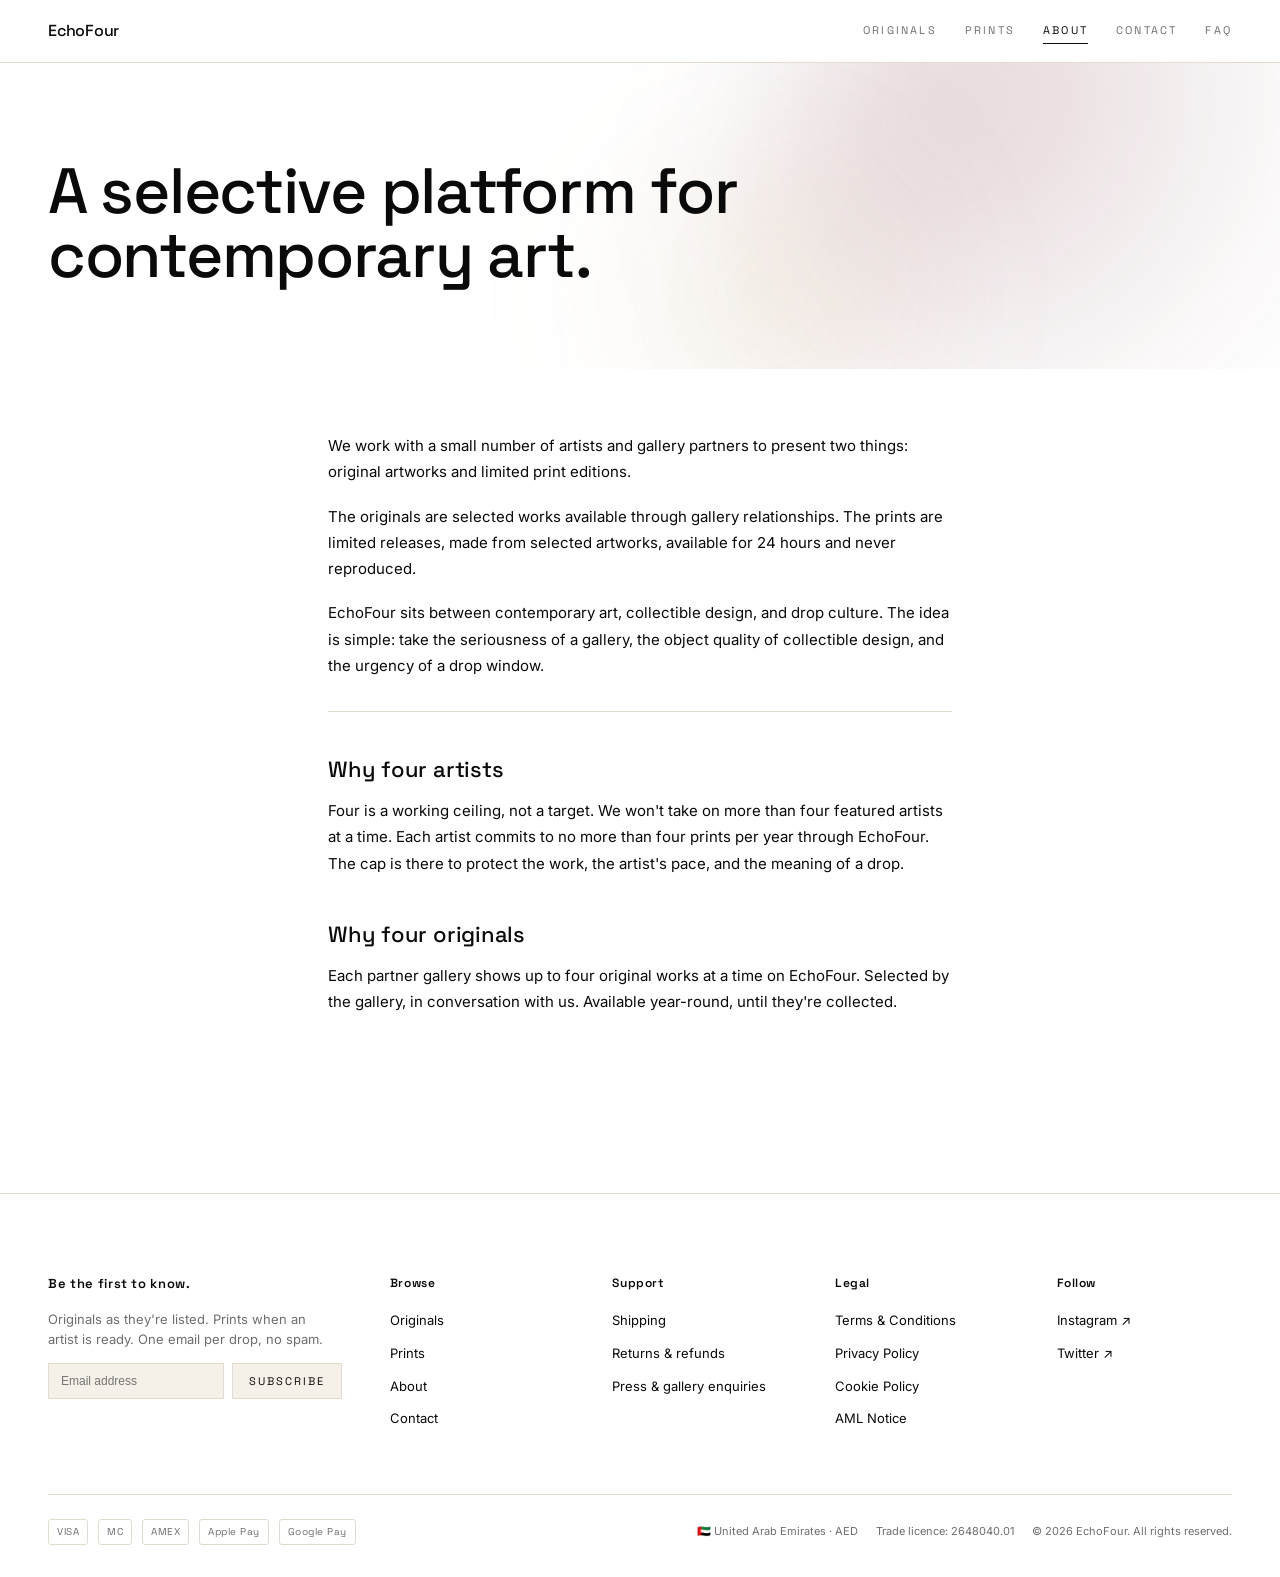
<file: about.html>
<!DOCTYPE html>
<html lang="en">
<head>
<meta charset="UTF-8" />
<meta name="viewport" content="width=device-width, initial-scale=1.0" />
<title>About — EchoFour</title>
<meta name="description" content="EchoFour is a platform for buying art with the same care a gallery takes selling it. Two paths: always-on originals, and limited-release prints from four featured artists." />
<link rel="preconnect" href="https://fonts.googleapis.com" />
<link rel="preconnect" href="https://fonts.gstatic.com" crossorigin />
<link href="https://fonts.googleapis.com/css2?family=Space+Grotesk:wght@300;400;500;600;700&family=Inter:wght@300;400;500;600&display=swap" rel="stylesheet" />
<link rel="stylesheet" href="styles.css" />
</head>
<body>

<header class="site-nav">
  <div class="site-nav-inner">
    <a href="index.html" class="brand-mark">EchoFour</a>
    <nav class="nav-links">
      <a href="originals.html" class="nav-link">Originals</a>
      <a href="prints.html" class="nav-link">Prints</a>
      <a href="about.html" class="nav-link" aria-current="page">About</a>
      <a href="contact.html" class="nav-link">Contact</a>
      <a href="faq.html" class="nav-link">FAQ</a>
    </nav>
  </div>
</header>

<main>

<section class="hero">
  <div class="hero-inner">
    <h1 class="display-l" style="max-width: 880px;">A selective platform for contemporary art.</h1>
  </div>
</section>

<div class="prose">

  <p>We work with a small number of artists and gallery partners to present two things: original artworks and limited print editions.</p>

  <p>The originals are selected works available through gallery relationships. The prints are limited releases, made from selected artworks, available for 24 hours and never reproduced.</p>

  <p>EchoFour sits between contemporary art, collectible design, and drop culture. The idea is simple: take the seriousness of a gallery, the object quality of collectible design, and the urgency of a drop window.</p>

  <hr class="divider" />

  <h2>Why four artists</h2>
  <p>Four is a working ceiling, not a target. We won't take on more than four featured artists at a time. Each artist commits to no more than four prints per year through EchoFour. The cap is there to protect the work, the artist's pace, and the meaning of a drop.</p>

  <h2>Why four originals</h2>
  <p>Each partner gallery shows up to four original works at a time on EchoFour. Selected by the gallery, in conversation with us. Available year-round, until they're collected.</p>

</div>

</main>

<!-- ============= FOOTER ============= -->
<footer class="site-footer">
  <div class="site-footer-grid">

    <div class="footer-col footer-newsletter">
      <h4>Be the first to know.</h4>
      <p>Originals as they're listed. Prints when an artist is ready. One email per drop, no spam.</p>
      <form class="footer-newsletter-form" onsubmit="event.preventDefault();">
        <input type="email" placeholder="Email address" />
        <button type="submit">Subscribe</button>
      </form>
    </div>

    <div class="footer-col">
      <h4>Browse</h4>
      <ul>
        <li><a href="originals.html">Originals</a></li>
        <li><a href="prints.html">Prints</a></li>
        <li><a href="about.html">About</a></li>
        <li><a href="contact.html">Contact</a></li>
      </ul>
    </div>

    <div class="footer-col">
      <h4>Support</h4>
      <ul>
        <li><a href="shipping.html">Shipping</a></li>
        <li><a href="refund.html">Returns &amp; refunds</a></li>
        <li><a href="contact.html">Press &amp; gallery enquiries</a></li>
      </ul>
    </div>

    <div class="footer-col">
      <h4>Legal</h4>
      <ul>
        <li><a href="terms.html">Terms &amp; Conditions</a></li>
        <li><a href="privacy.html">Privacy Policy</a></li>
        <li><a href="privacy.html#cookies">Cookie Policy</a></li>
        <li><a href="terms.html#aml">AML Notice</a></li>
      </ul>
    </div>

    <div class="footer-col">
      <h4>Follow</h4>
      <ul>
        <li><a href="https://instagram.com/echofour" target="_blank" rel="noopener">Instagram &nearr;</a></li>
        <li><a href="https://twitter.com/echofour" target="_blank" rel="noopener">Twitter &nearr;</a></li>
      </ul>
    </div>

  </div>

  <div class="site-footer-bottom">
    <div class="payment-icons">
      <span class="payment-icon">VISA</span>
      <span class="payment-icon">MC</span>
      <span class="payment-icon">AMEX</span>
      <span class="payment-icon">Apple Pay</span>
      <span class="payment-icon">Google Pay</span>
    </div>
    <div class="footer-meta">
      <span>&#127462;&#127466; United Arab Emirates &middot; AED</span>
      <span>Trade licence: 2648040.01</span>
      <span>&copy; 2026 EchoFour. All rights reserved.</span>
    </div>
  </div>
</footer>

</body>
</html>
</file>
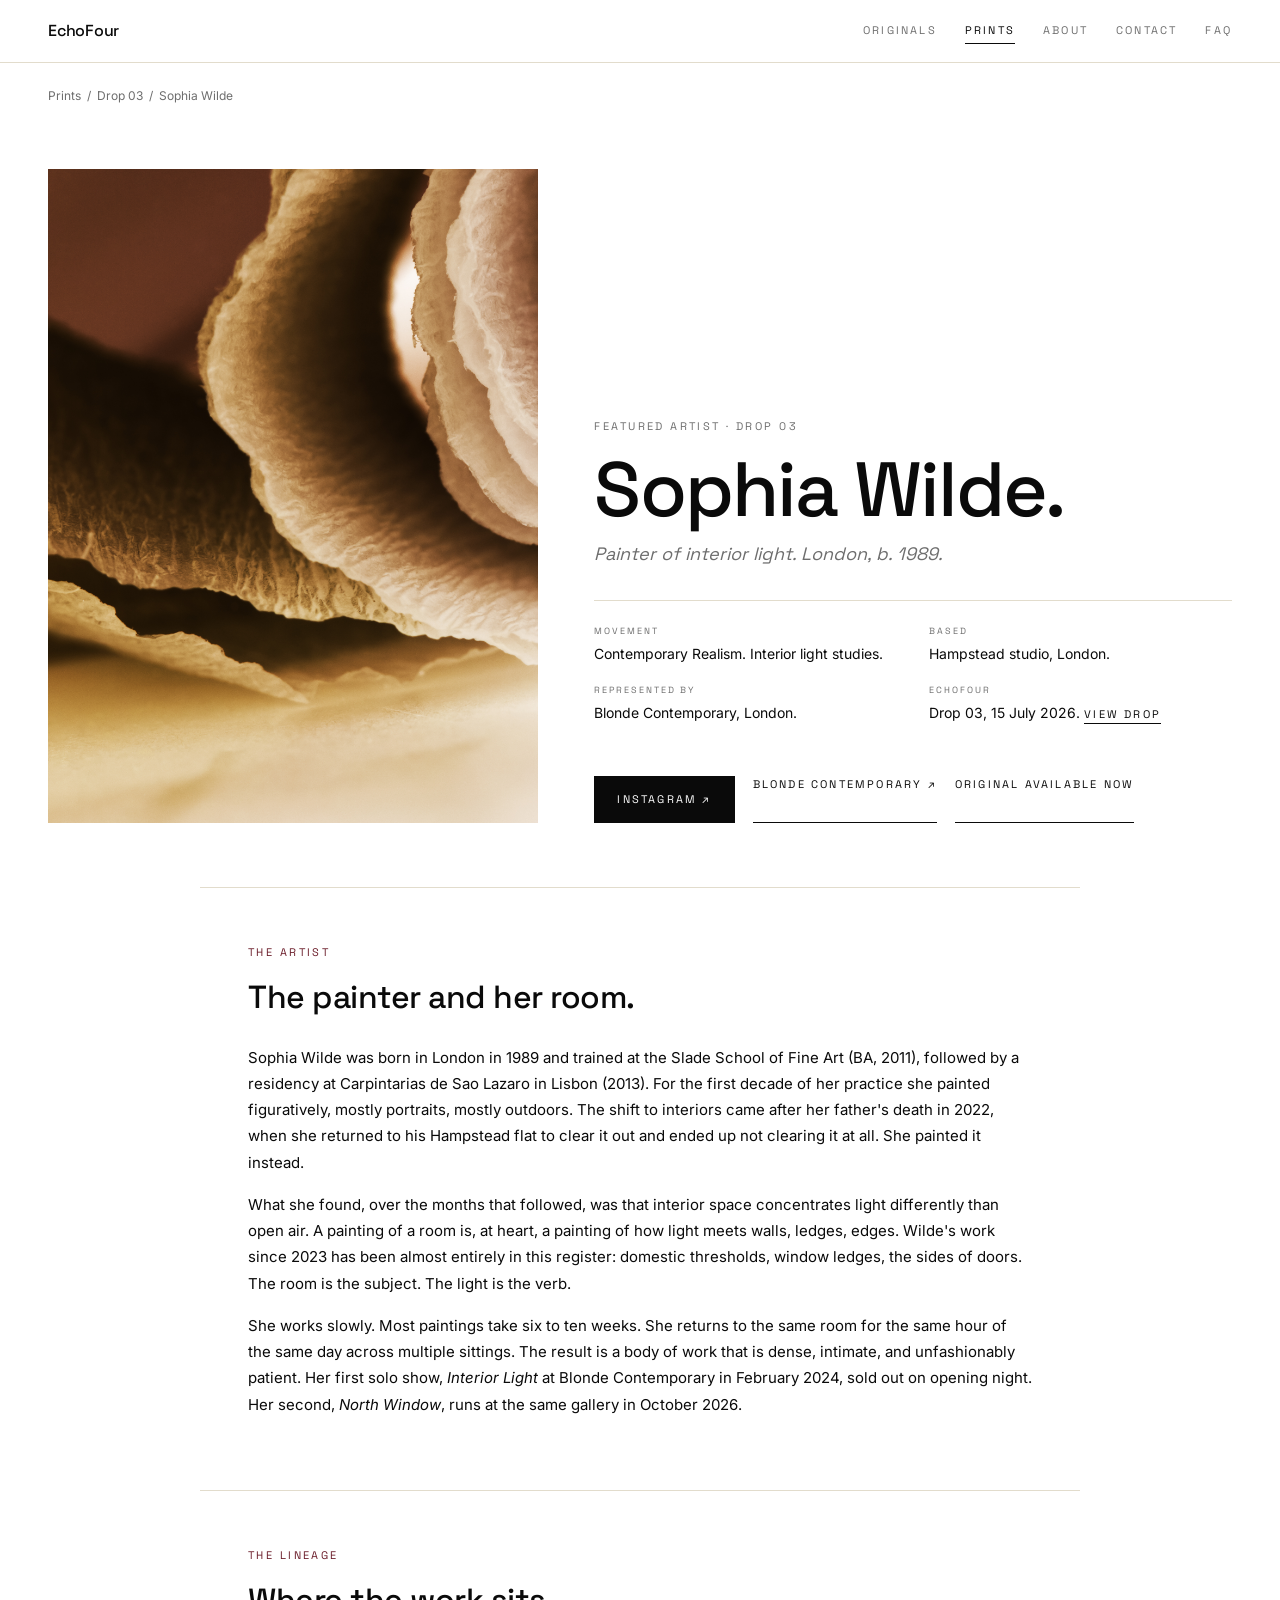
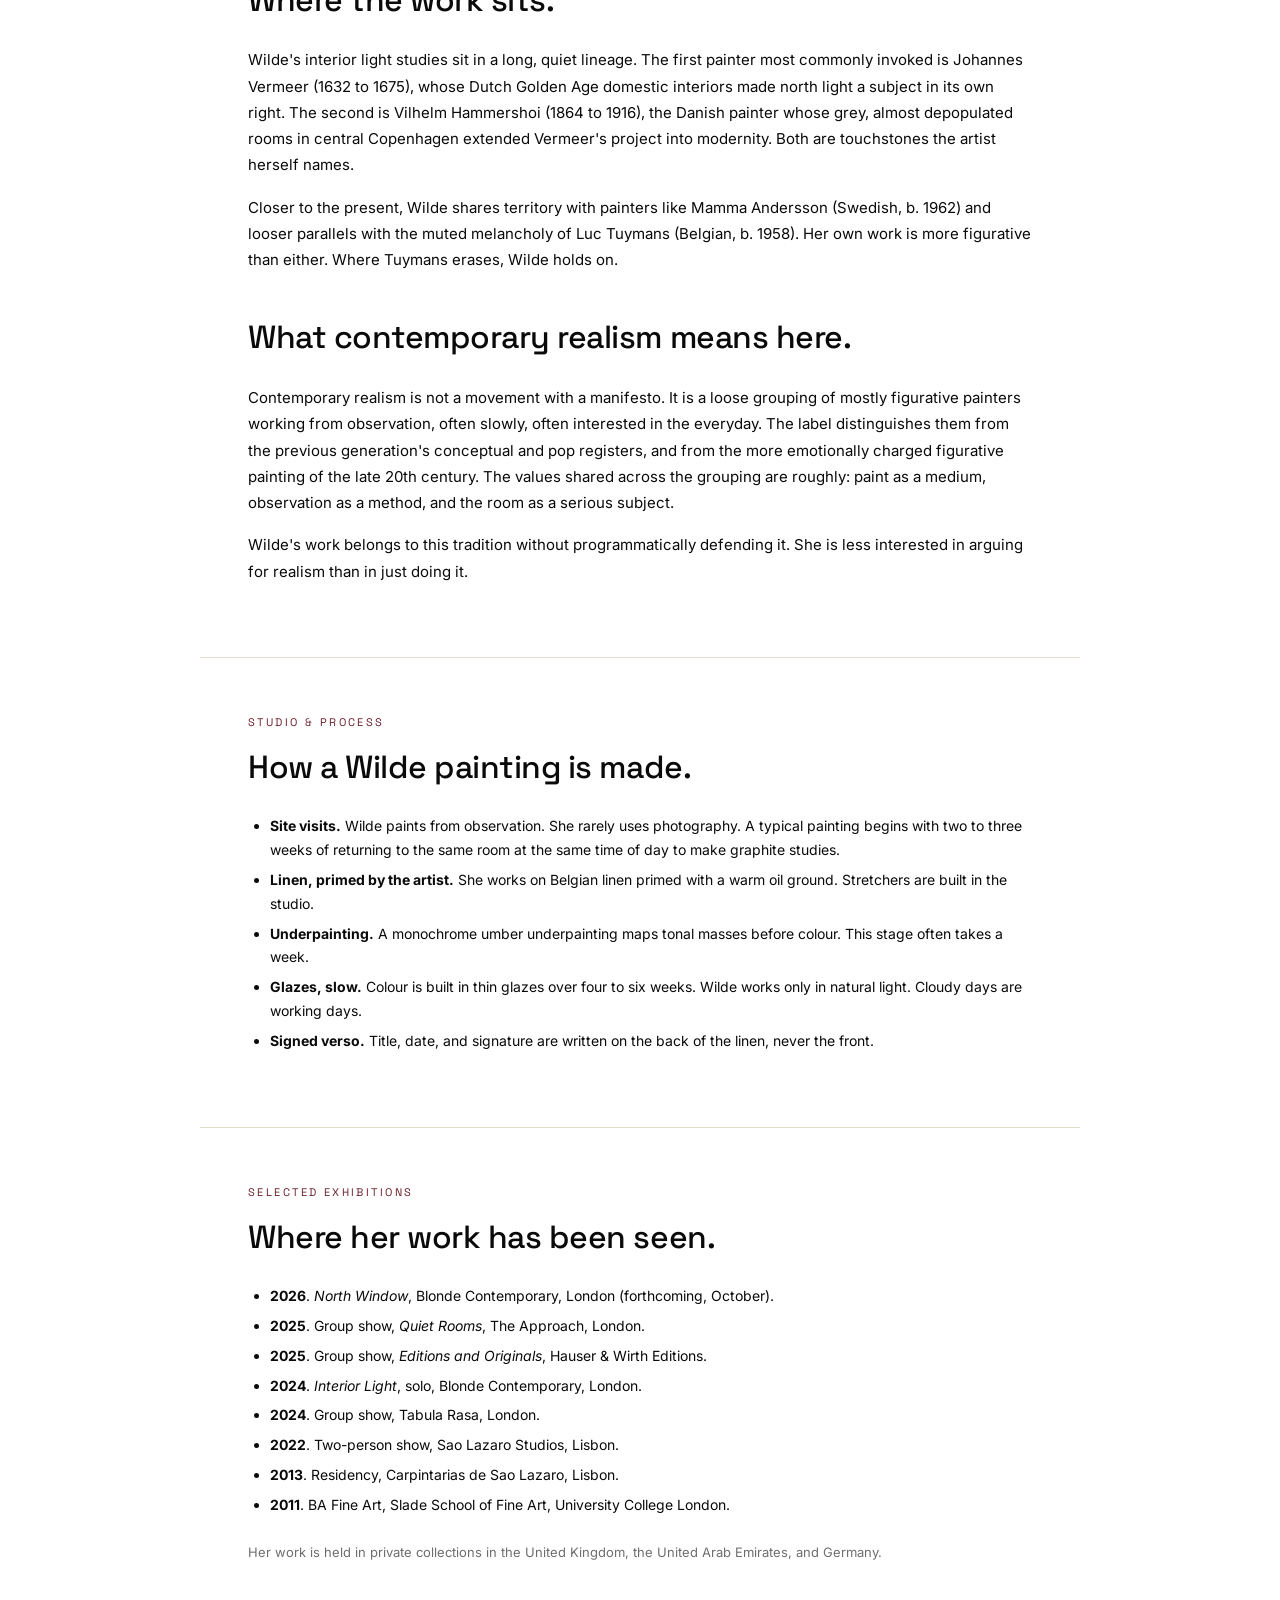
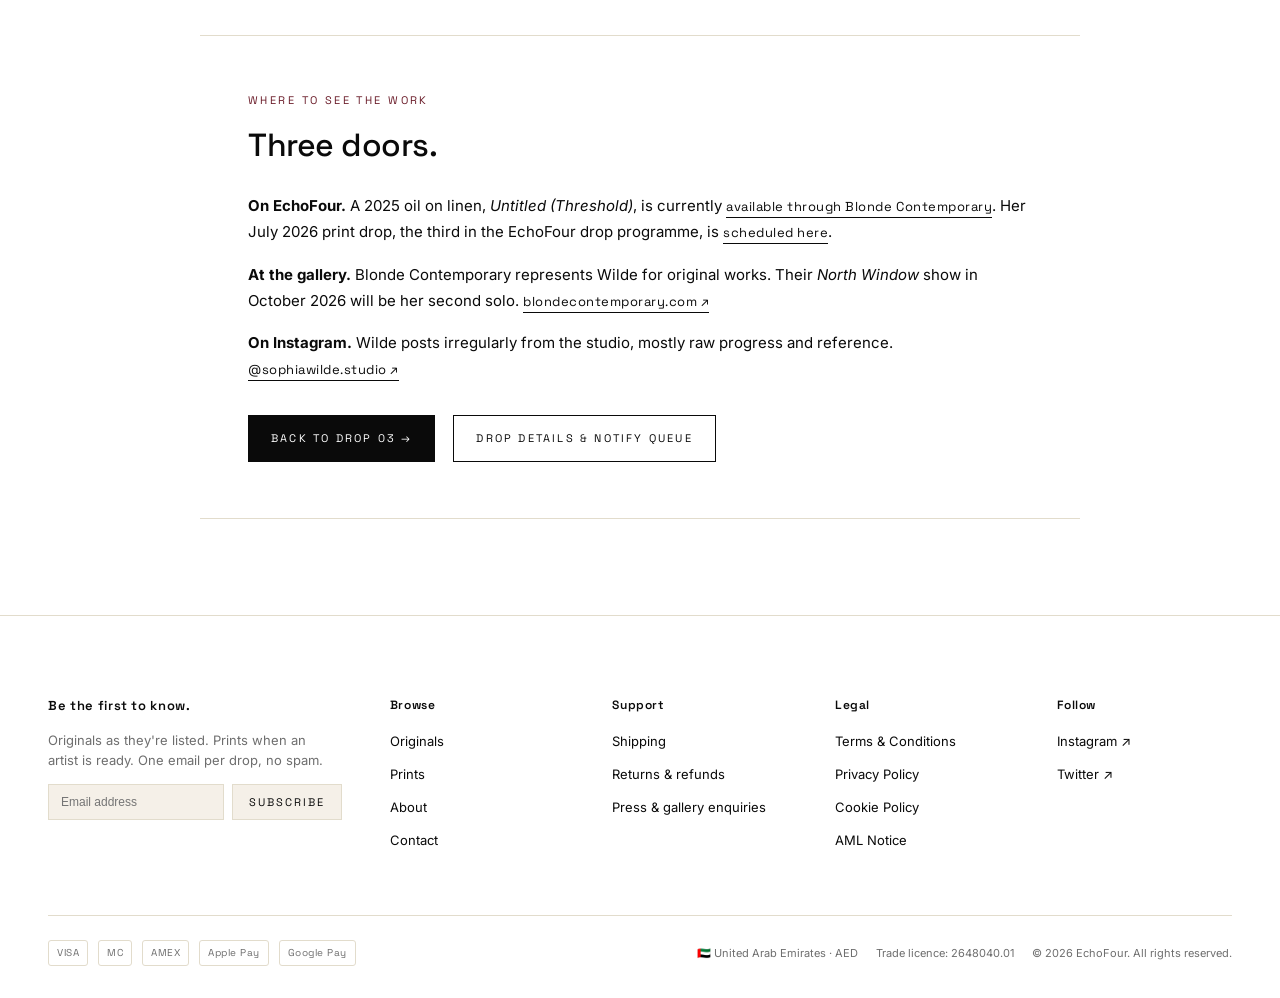
<file: artist-sophia-wilde.html>
<!DOCTYPE html>
<html lang="en">
<head>
<meta charset="UTF-8" />
<meta name="viewport" content="width=device-width, initial-scale=1.0" />
<title>Sophia Wilde — Artist — EchoFour</title>
<meta name="description" content="Sophia Wilde paints interior light. About the artist, her place in the lineage of contemporary realism, and where to see her work." />
<link rel="preconnect" href="https://fonts.googleapis.com" />
<link rel="preconnect" href="https://fonts.gstatic.com" crossorigin />
<link href="https://fonts.googleapis.com/css2?family=Space+Grotesk:wght@300;400;500;600;700&family=Inter:wght@300;400;500;600&display=swap" rel="stylesheet" />
<link rel="stylesheet" href="styles.css" />
</head>
<body>

<header class="site-nav">
  <div class="site-nav-inner">
    <a href="index.html" class="brand-mark">EchoFour</a>
    <nav class="nav-links">
      <a href="originals.html" class="nav-link">Originals</a>
      <a href="prints.html" class="nav-link" aria-current="page">Prints</a>
      <a href="about.html" class="nav-link">About</a>
      <a href="contact.html" class="nav-link">Contact</a>
      <a href="faq.html" class="nav-link">FAQ</a>
    </nav>
  </div>
</header>

<main>

<!-- Breadcrumb -->
<div class="container" style="padding-top: 24px; padding-bottom: 0;">
  <div class="body-s">
    <a href="prints.html" class="muted">Prints</a>
    <span class="muted"> &nbsp;/&nbsp; </span>
    <a href="prints.html" class="muted">Drop 03</a>
    <span class="muted"> &nbsp;/&nbsp; </span>
    <span>Sophia Wilde</span>
  </div>
</div>

<!-- ============= ARTIST HERO ============= -->
<section class="artist-hero">
  <div class="artist-portrait t5"></div>
  <div>
    <span class="eyebrow" style="display: block; margin-bottom: 18px;">Featured Artist &middot; Drop 03</span>
    <div class="artist-name">Sophia Wilde.</div>
    <div class="artist-tagline">Painter of interior light. London, b. 1989.</div>

    <dl class="artist-meta-grid">
      <div>
        <dt>Movement</dt>
        <dd>Contemporary Realism. Interior light studies.</dd>
      </div>
      <div>
        <dt>Based</dt>
        <dd>Hampstead studio, London.</dd>
      </div>
      <div>
        <dt>Represented by</dt>
        <dd>Blonde Contemporary, London.</dd>
      </div>
      <div>
        <dt>EchoFour</dt>
        <dd>Drop 03, 15 July 2026. <a href="prints.html" class="text-link" style="font-size: 11px;">View drop</a></dd>
      </div>
    </dl>

    <div class="artist-links" style="margin-top: 28px;">
      <a href="https://instagram.com/sophiawilde.studio" target="_blank" rel="noopener" class="btn">Instagram &nearr;</a>
      <a href="https://blondecontemporary.com" target="_blank" rel="noopener" class="text-link">Blonde Contemporary &nearr;</a>
      <a href="work-sophia-wilde-untitled-threshold.html" class="text-link">Original available now</a>
    </div>
  </div>
</section>

<!-- ============= ABOUT THE ARTIST ============= -->
<section class="artist-section">
  <span class="section-eyebrow">The Artist</span>
  <h2>The painter and her room.</h2>

  <p>Sophia Wilde was born in London in 1989 and trained at the Slade School of Fine Art (BA, 2011), followed by a residency at Carpintarias de Sao Lazaro in Lisbon (2013). For the first decade of her practice she painted figuratively, mostly portraits, mostly outdoors. The shift to interiors came after her father's death in 2022, when she returned to his Hampstead flat to clear it out and ended up not clearing it at all. She painted it instead.</p>

  <p>What she found, over the months that followed, was that interior space concentrates light differently than open air. A painting of a room is, at heart, a painting of how light meets walls, ledges, edges. Wilde's work since 2023 has been almost entirely in this register: domestic thresholds, window ledges, the sides of doors. The room is the subject. The light is the verb.</p>

  <p>She works slowly. Most paintings take six to ten weeks. She returns to the same room for the same hour of the same day across multiple sittings. The result is a body of work that is dense, intimate, and unfashionably patient. Her first solo show, <em>Interior Light</em> at Blonde Contemporary in February 2024, sold out on opening night. Her second, <em>North Window</em>, runs at the same gallery in October 2026.</p>
</section>

<!-- ============= THE LINEAGE ============= -->
<section class="artist-section">
  <span class="section-eyebrow">The Lineage</span>
  <h2>Where the work sits.</h2>

  <p>Wilde's interior light studies sit in a long, quiet lineage. The first painter most commonly invoked is Johannes Vermeer (1632 to 1675), whose Dutch Golden Age domestic interiors made north light a subject in its own right. The second is Vilhelm Hammershoi (1864 to 1916), the Danish painter whose grey, almost depopulated rooms in central Copenhagen extended Vermeer's project into modernity. Both are touchstones the artist herself names.</p>

  <p>Closer to the present, Wilde shares territory with painters like Mamma Andersson (Swedish, b. 1962) and looser parallels with the muted melancholy of Luc Tuymans (Belgian, b. 1958). Her own work is more figurative than either. Where Tuymans erases, Wilde holds on.</p>

  <h2 style="margin-top: 40px;">What contemporary realism means here.</h2>

  <p>Contemporary realism is not a movement with a manifesto. It is a loose grouping of mostly figurative painters working from observation, often slowly, often interested in the everyday. The label distinguishes them from the previous generation's conceptual and pop registers, and from the more emotionally charged figurative painting of the late 20th century. The values shared across the grouping are roughly: paint as a medium, observation as a method, and the room as a serious subject.</p>

  <p>Wilde's work belongs to this tradition without programmatically defending it. She is less interested in arguing for realism than in just doing it.</p>
</section>

<!-- ============= STUDIO & PROCESS ============= -->
<section class="artist-section">
  <span class="section-eyebrow">Studio &amp; Process</span>
  <h2>How a Wilde painting is made.</h2>

  <ul>
    <li><strong>Site visits.</strong> Wilde paints from observation. She rarely uses photography. A typical painting begins with two to three weeks of returning to the same room at the same time of day to make graphite studies.</li>
    <li><strong>Linen, primed by the artist.</strong> She works on Belgian linen primed with a warm oil ground. Stretchers are built in the studio.</li>
    <li><strong>Underpainting.</strong> A monochrome umber underpainting maps tonal masses before colour. This stage often takes a week.</li>
    <li><strong>Glazes, slow.</strong> Colour is built in thin glazes over four to six weeks. Wilde works only in natural light. Cloudy days are working days.</li>
    <li><strong>Signed verso.</strong> Title, date, and signature are written on the back of the linen, never the front.</li>
  </ul>
</section>

<!-- ============= SELECTED EXHIBITIONS ============= -->
<section class="artist-section">
  <span class="section-eyebrow">Selected Exhibitions</span>
  <h2>Where her work has been seen.</h2>

  <ul>
    <li><strong>2026</strong>. <em>North Window</em>, Blonde Contemporary, London (forthcoming, October).</li>
    <li><strong>2025</strong>. Group show, <em>Quiet Rooms</em>, The Approach, London.</li>
    <li><strong>2025</strong>. Group show, <em>Editions and Originals</em>, Hauser &amp; Wirth Editions.</li>
    <li><strong>2024</strong>. <em>Interior Light</em>, solo, Blonde Contemporary, London.</li>
    <li><strong>2024</strong>. Group show, Tabula Rasa, London.</li>
    <li><strong>2022</strong>. Two-person show, Sao Lazaro Studios, Lisbon.</li>
    <li><strong>2013</strong>. Residency, Carpintarias de Sao Lazaro, Lisbon.</li>
    <li><strong>2011</strong>. BA Fine Art, Slade School of Fine Art, University College London.</li>
  </ul>

  <p style="margin-top: 24px; color: var(--ink-muted); font-size: 13px;">Her work is held in private collections in the United Kingdom, the United Arab Emirates, and Germany.</p>
</section>

<!-- ============= WHERE TO SEE THE WORK ============= -->
<section class="artist-section" style="border-bottom: 1px solid var(--border);">
  <span class="section-eyebrow">Where To See The Work</span>
  <h2>Three doors.</h2>

  <p><strong>On EchoFour.</strong> A 2025 oil on linen, <em>Untitled (Threshold)</em>, is currently <a href="work-sophia-wilde-untitled-threshold.html" class="text-link" style="font-size: 13px; letter-spacing: 0.04em; text-transform: none;">available through Blonde Contemporary</a>. Her July 2026 print drop, the third in the EchoFour drop programme, is <a href="prints.html" class="text-link" style="font-size: 13px; letter-spacing: 0.04em; text-transform: none;">scheduled here</a>.</p>

  <p><strong>At the gallery.</strong> Blonde Contemporary represents Wilde for original works. Their <em>North Window</em> show in October 2026 will be her second solo. <a href="https://blondecontemporary.com" target="_blank" rel="noopener" class="text-link" style="font-size: 13px; letter-spacing: 0.04em; text-transform: none;">blondecontemporary.com &nearr;</a></p>

  <p><strong>On Instagram.</strong> Wilde posts irregularly from the studio, mostly raw progress and reference. <a href="https://instagram.com/sophiawilde.studio" target="_blank" rel="noopener" class="text-link" style="font-size: 13px; letter-spacing: 0.04em; text-transform: none;">@sophiawilde.studio &nearr;</a></p>

  <div class="artist-links" style="margin-top: 32px;">
    <a href="prints.html" class="btn">Back to Drop 03 &rarr;</a>
    <a href="print-sophia-wilde-vault.html" class="btn btn-ghost">Drop details &amp; notify queue</a>
  </div>
</section>

</main>

<!-- ============= FOOTER ============= -->
<footer class="site-footer">
  <div class="site-footer-grid">

    <div class="footer-col footer-newsletter">
      <h4>Be the first to know.</h4>
      <p>Originals as they're listed. Prints when an artist is ready. One email per drop, no spam.</p>
      <form class="footer-newsletter-form" onsubmit="event.preventDefault();">
        <input type="email" placeholder="Email address" />
        <button type="submit">Subscribe</button>
      </form>
    </div>

    <div class="footer-col">
      <h4>Browse</h4>
      <ul>
        <li><a href="originals.html">Originals</a></li>
        <li><a href="prints.html">Prints</a></li>
        <li><a href="about.html">About</a></li>
        <li><a href="contact.html">Contact</a></li>
      </ul>
    </div>

    <div class="footer-col">
      <h4>Support</h4>
      <ul>
        <li><a href="shipping.html">Shipping</a></li>
        <li><a href="refund.html">Returns &amp; refunds</a></li>
        <li><a href="contact.html">Press &amp; gallery enquiries</a></li>
      </ul>
    </div>

    <div class="footer-col">
      <h4>Legal</h4>
      <ul>
        <li><a href="terms.html">Terms &amp; Conditions</a></li>
        <li><a href="privacy.html">Privacy Policy</a></li>
        <li><a href="privacy.html#cookies">Cookie Policy</a></li>
        <li><a href="terms.html#aml">AML Notice</a></li>
      </ul>
    </div>

    <div class="footer-col">
      <h4>Follow</h4>
      <ul>
        <li><a href="https://instagram.com/echofour" target="_blank" rel="noopener">Instagram &nearr;</a></li>
        <li><a href="https://twitter.com/echofour" target="_blank" rel="noopener">Twitter &nearr;</a></li>
      </ul>
    </div>

  </div>

  <div class="site-footer-bottom">
    <div class="payment-icons">
      <span class="payment-icon">VISA</span>
      <span class="payment-icon">MC</span>
      <span class="payment-icon">AMEX</span>
      <span class="payment-icon">Apple Pay</span>
      <span class="payment-icon">Google Pay</span>
    </div>
    <div class="footer-meta">
      <span>&#127462;&#127466; United Arab Emirates &middot; AED</span>
      <span>Trade licence: 2648040.01</span>
      <span>&copy; 2026 EchoFour. All rights reserved.</span>
    </div>
  </div>
</footer>

</body>
</html>
</file>
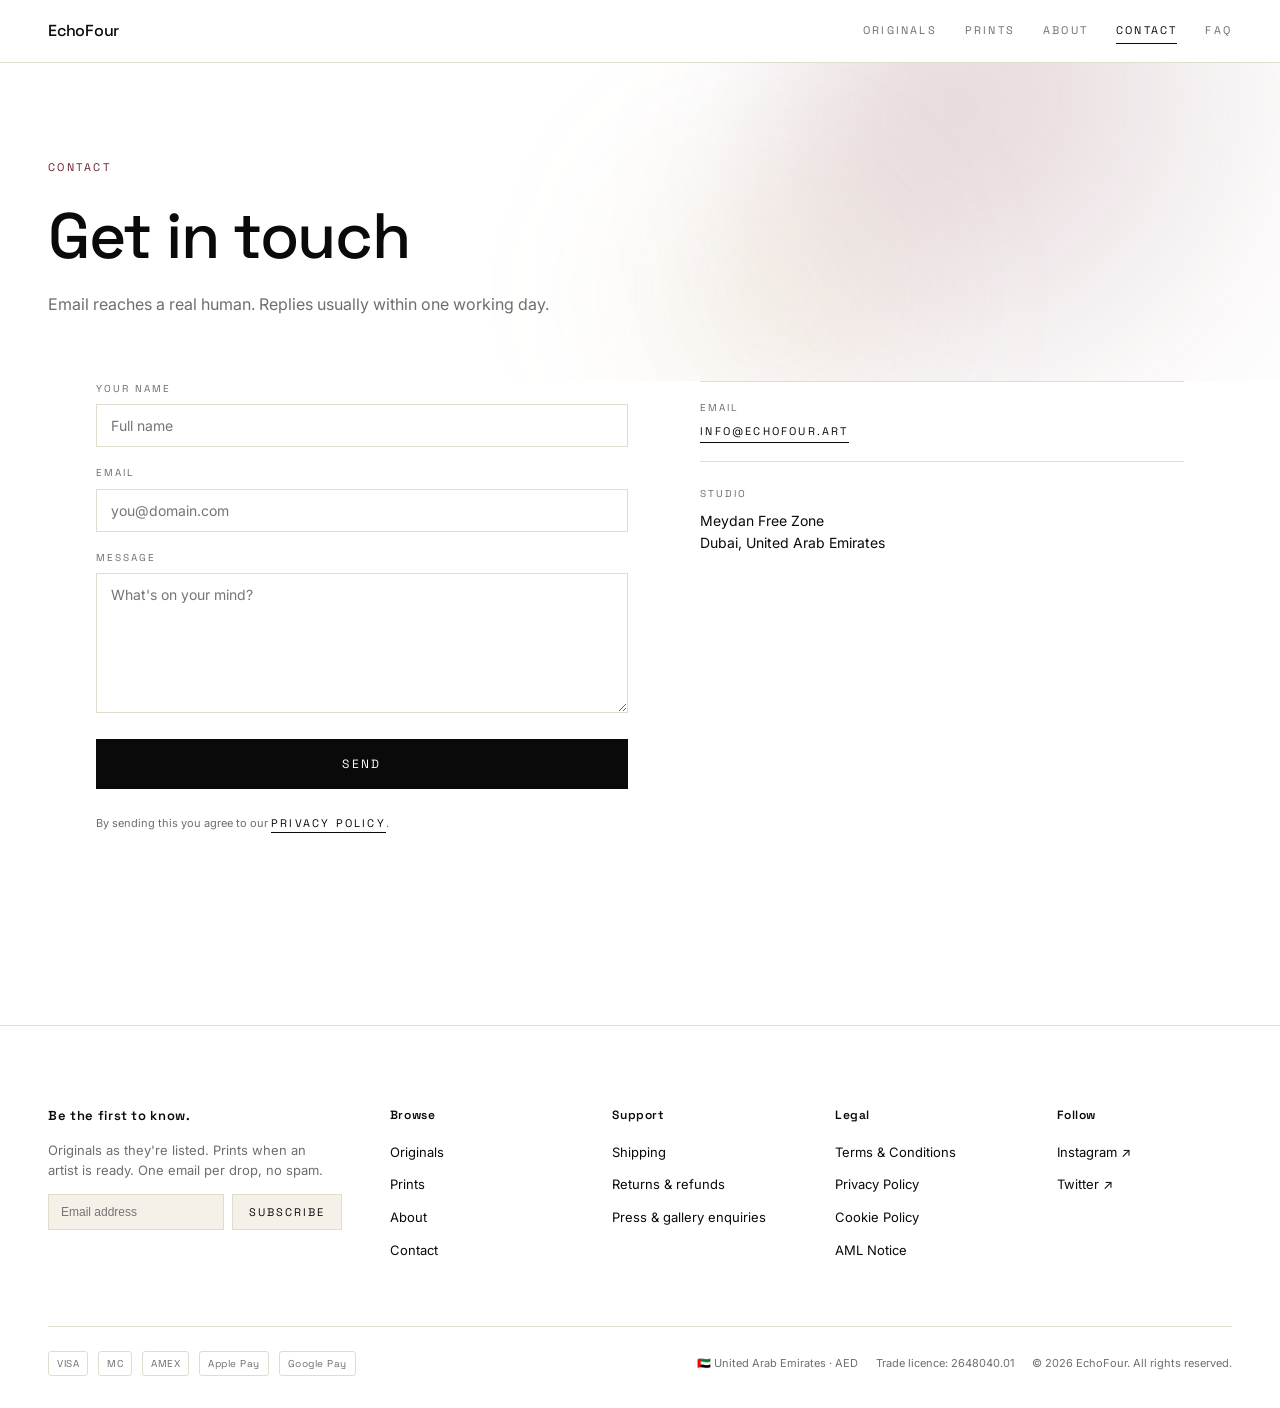
<file: contact.html>
<!DOCTYPE html>
<html lang="en">
<head>
<meta charset="UTF-8" />
<meta name="viewport" content="width=device-width, initial-scale=1.0" />
<title>Contact — EchoFour</title>
<meta name="description" content="Reach EchoFour. For collector enquiries, gallery partnerships, press requests, and artist submissions." />
<link rel="preconnect" href="https://fonts.googleapis.com" />
<link rel="preconnect" href="https://fonts.gstatic.com" crossorigin />
<link href="https://fonts.googleapis.com/css2?family=Space+Grotesk:wght@300;400;500;600;700&family=Inter:wght@300;400;500;600&display=swap" rel="stylesheet" />
<link rel="stylesheet" href="styles.css" />
</head>
<body>

<header class="site-nav">
  <div class="site-nav-inner">
    <a href="index.html" class="brand-mark">EchoFour</a>
    <nav class="nav-links">
      <a href="originals.html" class="nav-link">Originals</a>
      <a href="prints.html" class="nav-link">Prints</a>
      <a href="about.html" class="nav-link">About</a>
      <a href="contact.html" class="nav-link" aria-current="page">Contact</a>
      <a href="faq.html" class="nav-link">FAQ</a>
    </nav>
  </div>
</header>

<main>

<section class="hero">
  <div class="hero-inner">
    <div class="eyebrow hero-eyebrow">Contact</div>
    <h1 class="display-l">Get in touch</h1>
    <p style="margin-top: 24px; max-width: 640px;">Email reaches a real human. Replies usually within one working day.</p>
  </div>
</section>

<section class="section" style="padding-top: 0;">
  <div class="container" style="display: grid; grid-template-columns: 1.1fr 1fr; gap: 72px; align-items: start;">

    <!-- Form -->
    <div>
      <form class="contact-form" onsubmit="event.preventDefault();">

        <div class="form-field">
          <label>Your name</label>
          <input type="text" placeholder="Full name" required />
        </div>

        <div class="form-field">
          <label>Email</label>
          <input type="email" placeholder="you@domain.com" required />
        </div>

        <div class="form-field">
          <label>Message</label>
          <textarea placeholder="What's on your mind?" required></textarea>
        </div>

        <button class="purchase-btn" type="submit" style="margin-top: 8px;">Send</button>
        <div class="purchase-note">By sending this you agree to our <a href="privacy.html" class="text-link" style="font-size: 11px;">privacy policy</a>.</div>

      </form>
    </div>

    <!-- Side: single email + studio address -->
    <aside>
      <div style="border-top: 1px solid var(--border); padding: 18px 0; border-bottom: 1px solid var(--border);">
        <div class="label muted">Email</div>
        <a href="mailto:info@echofour.art" class="text-link" style="margin-top: 8px; display: inline-block;">info@echofour.art</a>
      </div>

      <div style="padding: 24px 0 0;">
        <div class="label muted">Studio</div>
        <p class="body-m" style="margin-top: 8px;">Meydan Free Zone<br />Dubai, United Arab Emirates</p>
      </div>
    </aside>

  </div>
</section>

</main>

<!-- ============= FOOTER ============= -->
<footer class="site-footer">
  <div class="site-footer-grid">

    <div class="footer-col footer-newsletter">
      <h4>Be the first to know.</h4>
      <p>Originals as they're listed. Prints when an artist is ready. One email per drop, no spam.</p>
      <form class="footer-newsletter-form" onsubmit="event.preventDefault();">
        <input type="email" placeholder="Email address" />
        <button type="submit">Subscribe</button>
      </form>
    </div>

    <div class="footer-col">
      <h4>Browse</h4>
      <ul>
        <li><a href="originals.html">Originals</a></li>
        <li><a href="prints.html">Prints</a></li>
        <li><a href="about.html">About</a></li>
        <li><a href="contact.html">Contact</a></li>
      </ul>
    </div>

    <div class="footer-col">
      <h4>Support</h4>
      <ul>
        <li><a href="shipping.html">Shipping</a></li>
        <li><a href="refund.html">Returns &amp; refunds</a></li>
        <li><a href="contact.html">Press &amp; gallery enquiries</a></li>
      </ul>
    </div>

    <div class="footer-col">
      <h4>Legal</h4>
      <ul>
        <li><a href="terms.html">Terms &amp; Conditions</a></li>
        <li><a href="privacy.html">Privacy Policy</a></li>
        <li><a href="privacy.html#cookies">Cookie Policy</a></li>
        <li><a href="terms.html#aml">AML Notice</a></li>
      </ul>
    </div>

    <div class="footer-col">
      <h4>Follow</h4>
      <ul>
        <li><a href="https://instagram.com/echofour" target="_blank" rel="noopener">Instagram &nearr;</a></li>
        <li><a href="https://twitter.com/echofour" target="_blank" rel="noopener">Twitter &nearr;</a></li>
      </ul>
    </div>

  </div>

  <div class="site-footer-bottom">
    <div class="payment-icons">
      <span class="payment-icon">VISA</span>
      <span class="payment-icon">MC</span>
      <span class="payment-icon">AMEX</span>
      <span class="payment-icon">Apple Pay</span>
      <span class="payment-icon">Google Pay</span>
    </div>
    <div class="footer-meta">
      <span>&#127462;&#127466; United Arab Emirates &middot; AED</span>
      <span>Trade licence: 2648040.01</span>
      <span>&copy; 2026 EchoFour. All rights reserved.</span>
    </div>
  </div>
</footer>

</body>
</html>
</file>
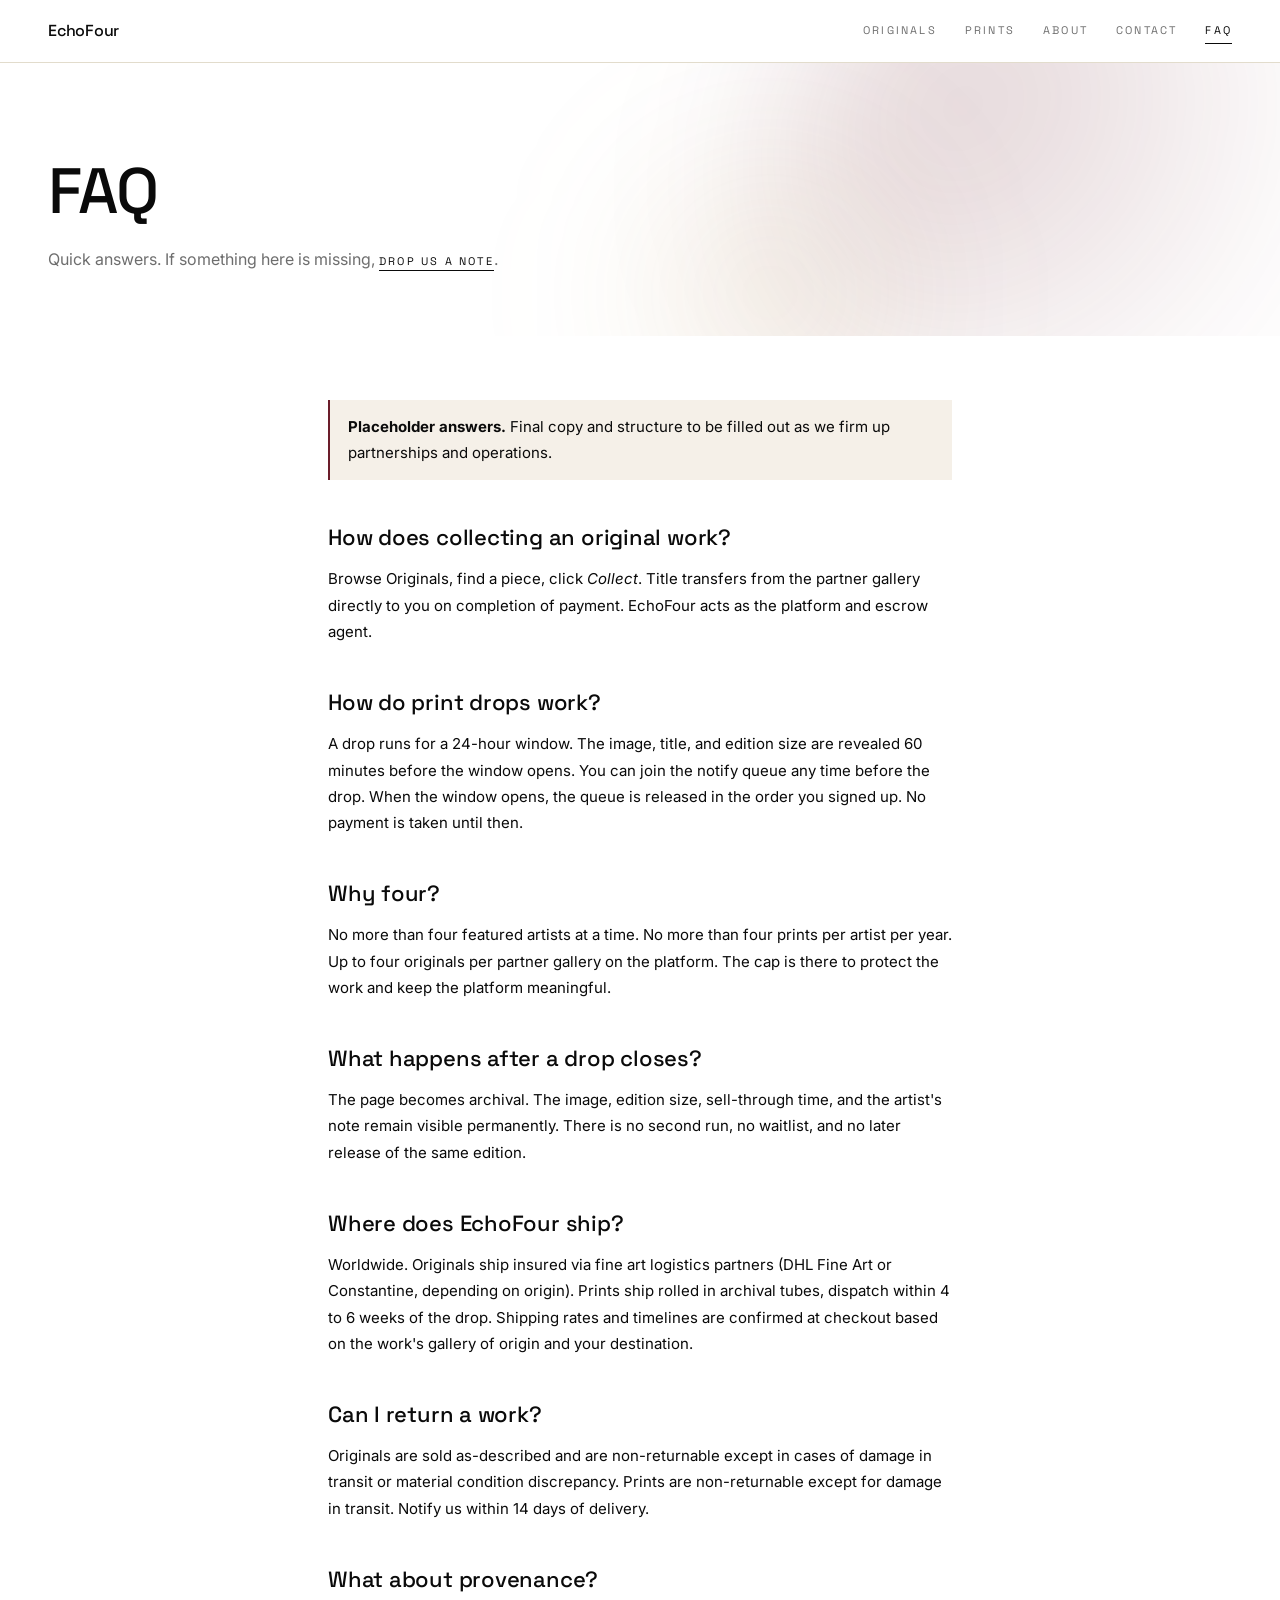
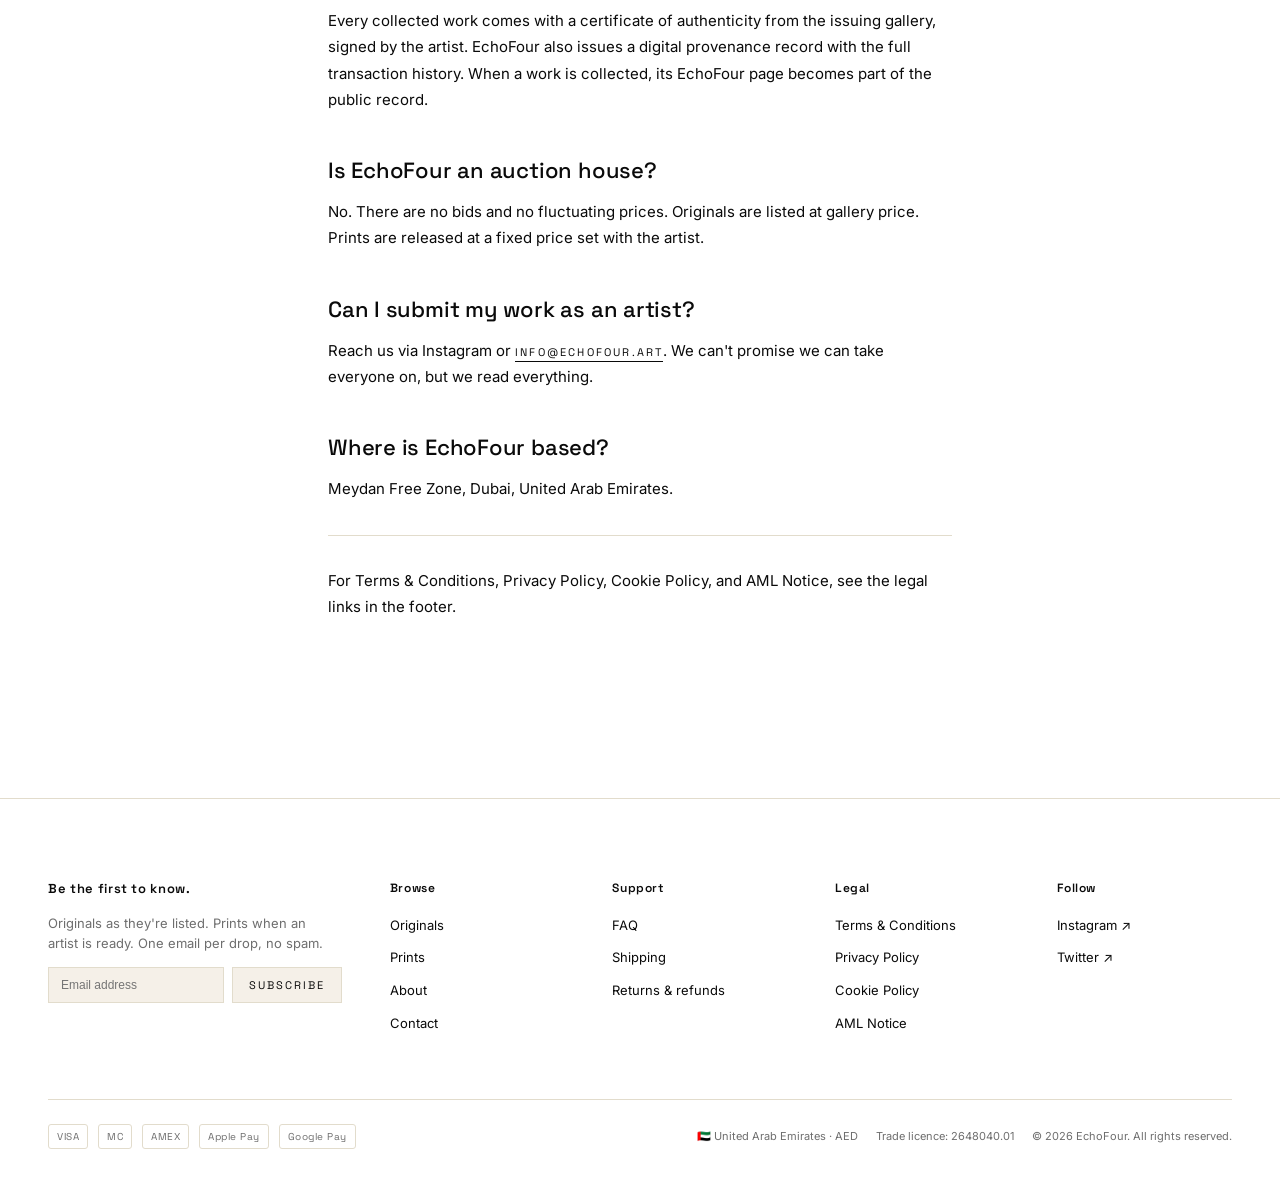
<file: faq.html>
<!DOCTYPE html>
<html lang="en">
<head>
<meta charset="UTF-8" />
<meta name="viewport" content="width=device-width, initial-scale=1.0" />
<title>FAQ — EchoFour</title>
<meta name="description" content="Frequently asked questions about collecting on EchoFour. Originals, prints, drops, shipping, and provenance." />
<link rel="preconnect" href="https://fonts.googleapis.com" />
<link rel="preconnect" href="https://fonts.gstatic.com" crossorigin />
<link href="https://fonts.googleapis.com/css2?family=Space+Grotesk:wght@300;400;500;600;700&family=Inter:wght@300;400;500;600&display=swap" rel="stylesheet" />
<link rel="stylesheet" href="styles.css" />
</head>
<body>

<header class="site-nav">
  <div class="site-nav-inner">
    <a href="index.html" class="brand-mark">EchoFour</a>
    <nav class="nav-links">
      <a href="originals.html" class="nav-link">Originals</a>
      <a href="prints.html" class="nav-link">Prints</a>
      <a href="about.html" class="nav-link">About</a>
      <a href="contact.html" class="nav-link">Contact</a>
      <a href="faq.html" class="nav-link" aria-current="page">FAQ</a>
    </nav>
  </div>
</header>

<main>

<section class="hero">
  <div class="hero-inner">
    <h1 class="display-l">FAQ</h1>
    <p style="margin-top: 24px;">Quick answers. If something here is missing, <a href="contact.html" class="text-link">drop us a note</a>.</p>
  </div>
</section>

<div class="prose">

  <p class="muted body-s" style="background: var(--bg-warm); padding: 14px 18px; border-left: 2px solid var(--accent); margin-bottom: 32px;"><strong>Placeholder answers.</strong> Final copy and structure to be filled out as we firm up partnerships and operations.</p>

  <h2>How does collecting an original work?</h2>
  <p>Browse Originals, find a piece, click <em>Collect</em>. Title transfers from the partner gallery directly to you on completion of payment. EchoFour acts as the platform and escrow agent.</p>

  <h2>How do print drops work?</h2>
  <p>A drop runs for a 24-hour window. The image, title, and edition size are revealed 60 minutes before the window opens. You can join the notify queue any time before the drop. When the window opens, the queue is released in the order you signed up. No payment is taken until then.</p>

  <h2>Why four?</h2>
  <p>No more than four featured artists at a time. No more than four prints per artist per year. Up to four originals per partner gallery on the platform. The cap is there to protect the work and keep the platform meaningful.</p>

  <h2>What happens after a drop closes?</h2>
  <p>The page becomes archival. The image, edition size, sell-through time, and the artist's note remain visible permanently. There is no second run, no waitlist, and no later release of the same edition.</p>

  <h2>Where does EchoFour ship?</h2>
  <p>Worldwide. Originals ship insured via fine art logistics partners (DHL Fine Art or Constantine, depending on origin). Prints ship rolled in archival tubes, dispatch within 4 to 6 weeks of the drop. Shipping rates and timelines are confirmed at checkout based on the work's gallery of origin and your destination.</p>

  <h2>Can I return a work?</h2>
  <p>Originals are sold as-described and are non-returnable except in cases of damage in transit or material condition discrepancy. Prints are non-returnable except for damage in transit. Notify us within 14 days of delivery.</p>

  <h2>What about provenance?</h2>
  <p>Every collected work comes with a certificate of authenticity from the issuing gallery, signed by the artist. EchoFour also issues a digital provenance record with the full transaction history. When a work is collected, its EchoFour page becomes part of the public record.</p>

  <h2>Is EchoFour an auction house?</h2>
  <p>No. There are no bids and no fluctuating prices. Originals are listed at gallery price. Prints are released at a fixed price set with the artist.</p>

  <h2>Can I submit my work as an artist?</h2>
  <p>Reach us via Instagram or <a href="mailto:info@echofour.art" class="text-link">info@echofour.art</a>. We can't promise we can take everyone on, but we read everything.</p>

  <h2>Where is EchoFour based?</h2>
  <p>Meydan Free Zone, Dubai, United Arab Emirates.</p>

  <hr class="divider" />

  <p class="muted body-s">For Terms &amp; Conditions, Privacy Policy, Cookie Policy, and AML Notice, see the legal links in the footer.</p>

</div>

</main>

<!-- ============= FOOTER ============= -->
<footer class="site-footer">
  <div class="site-footer-grid">

    <div class="footer-col footer-newsletter">
      <h4>Be the first to know.</h4>
      <p>Originals as they're listed. Prints when an artist is ready. One email per drop, no spam.</p>
      <form class="footer-newsletter-form" onsubmit="event.preventDefault();">
        <input type="email" placeholder="Email address" />
        <button type="submit">Subscribe</button>
      </form>
    </div>

    <div class="footer-col">
      <h4>Browse</h4>
      <ul>
        <li><a href="originals.html">Originals</a></li>
        <li><a href="prints.html">Prints</a></li>
        <li><a href="about.html">About</a></li>
        <li><a href="contact.html">Contact</a></li>
      </ul>
    </div>

    <div class="footer-col">
      <h4>Support</h4>
      <ul>
        <li><a href="faq.html">FAQ</a></li>
        <li><a href="shipping.html">Shipping</a></li>
        <li><a href="refund.html">Returns &amp; refunds</a></li>
      </ul>
    </div>

    <div class="footer-col">
      <h4>Legal</h4>
      <ul>
        <li><a href="terms.html">Terms &amp; Conditions</a></li>
        <li><a href="privacy.html">Privacy Policy</a></li>
        <li><a href="privacy.html#cookies">Cookie Policy</a></li>
        <li><a href="terms.html#aml">AML Notice</a></li>
      </ul>
    </div>

    <div class="footer-col">
      <h4>Follow</h4>
      <ul>
        <li><a href="https://instagram.com/echofour" target="_blank" rel="noopener">Instagram &nearr;</a></li>
        <li><a href="https://twitter.com/echofour" target="_blank" rel="noopener">Twitter &nearr;</a></li>
      </ul>
    </div>

  </div>

  <div class="site-footer-bottom">
    <div class="payment-icons">
      <span class="payment-icon">VISA</span>
      <span class="payment-icon">MC</span>
      <span class="payment-icon">AMEX</span>
      <span class="payment-icon">Apple Pay</span>
      <span class="payment-icon">Google Pay</span>
    </div>
    <div class="footer-meta">
      <span>&#127462;&#127466; United Arab Emirates &middot; AED</span>
      <span>Trade licence: 2648040.01</span>
      <span>&copy; 2026 EchoFour. All rights reserved.</span>
    </div>
  </div>
</footer>

</body>
</html>
</file>
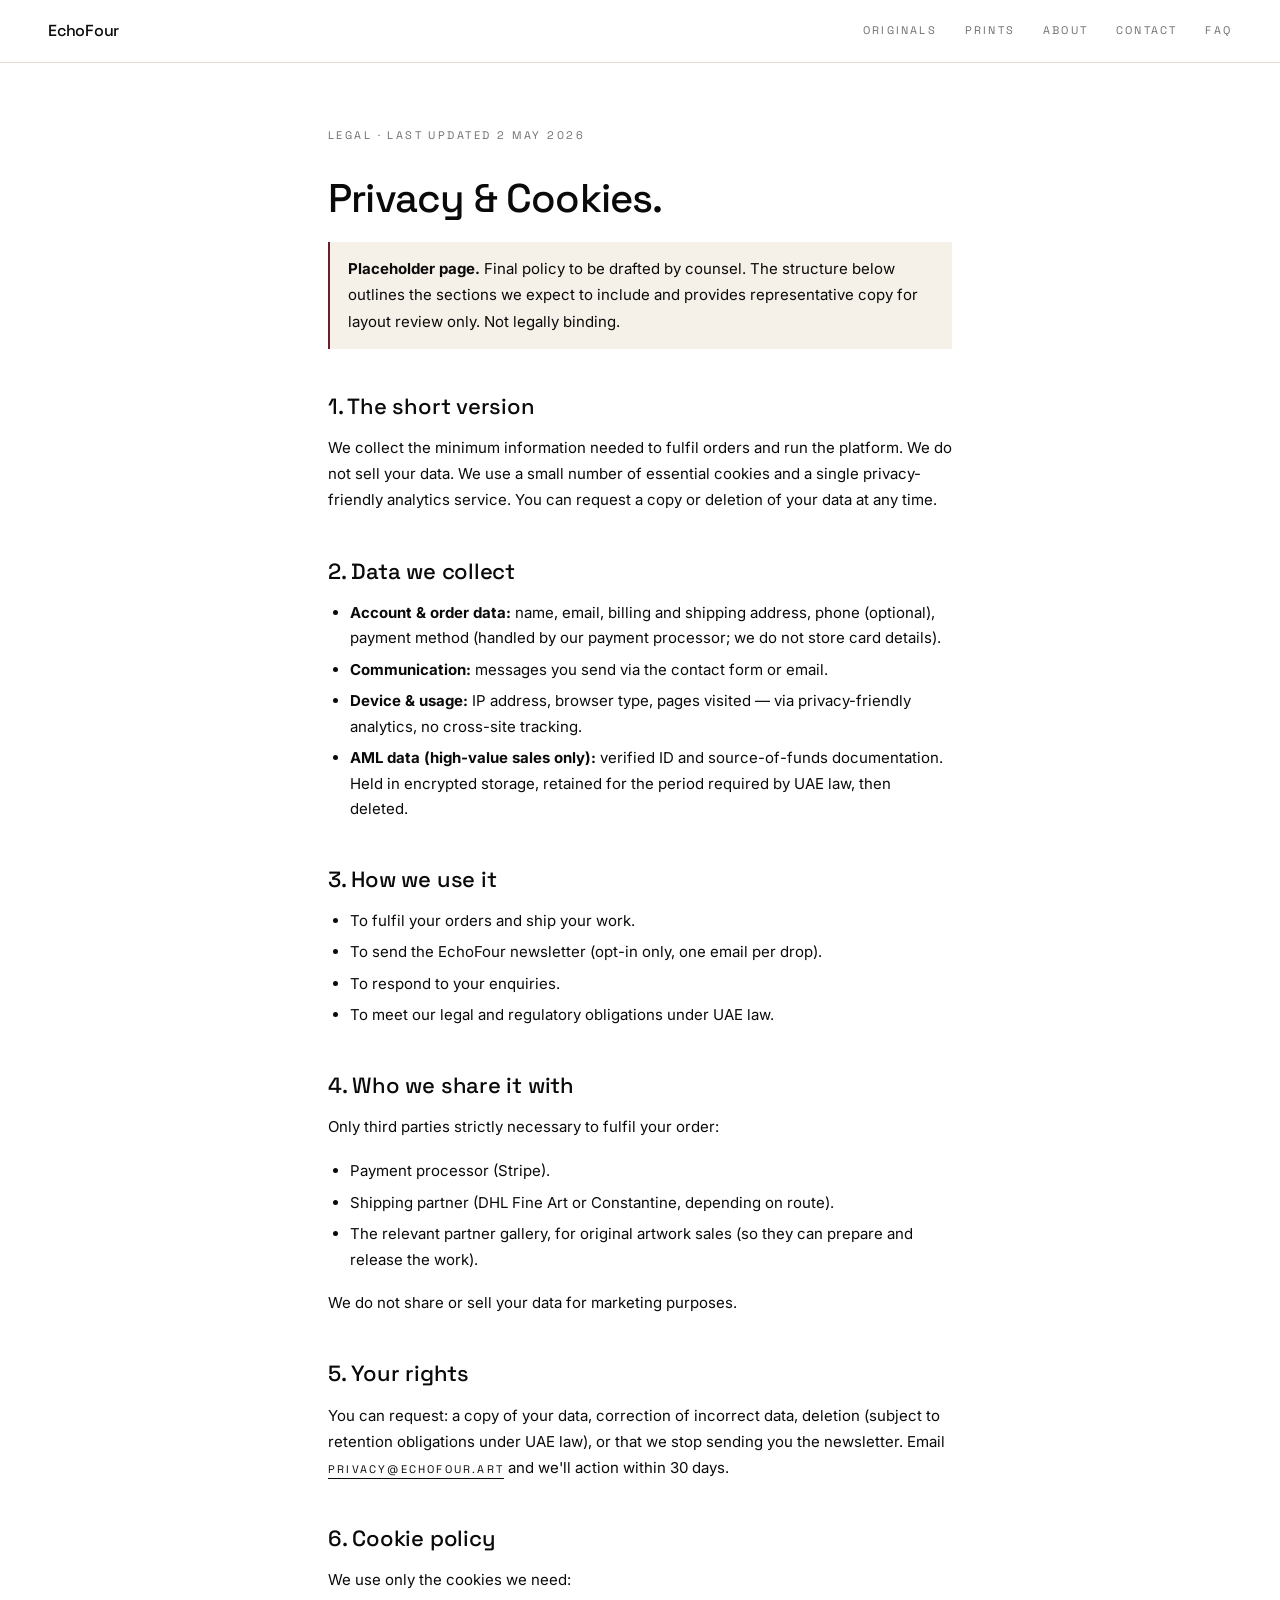
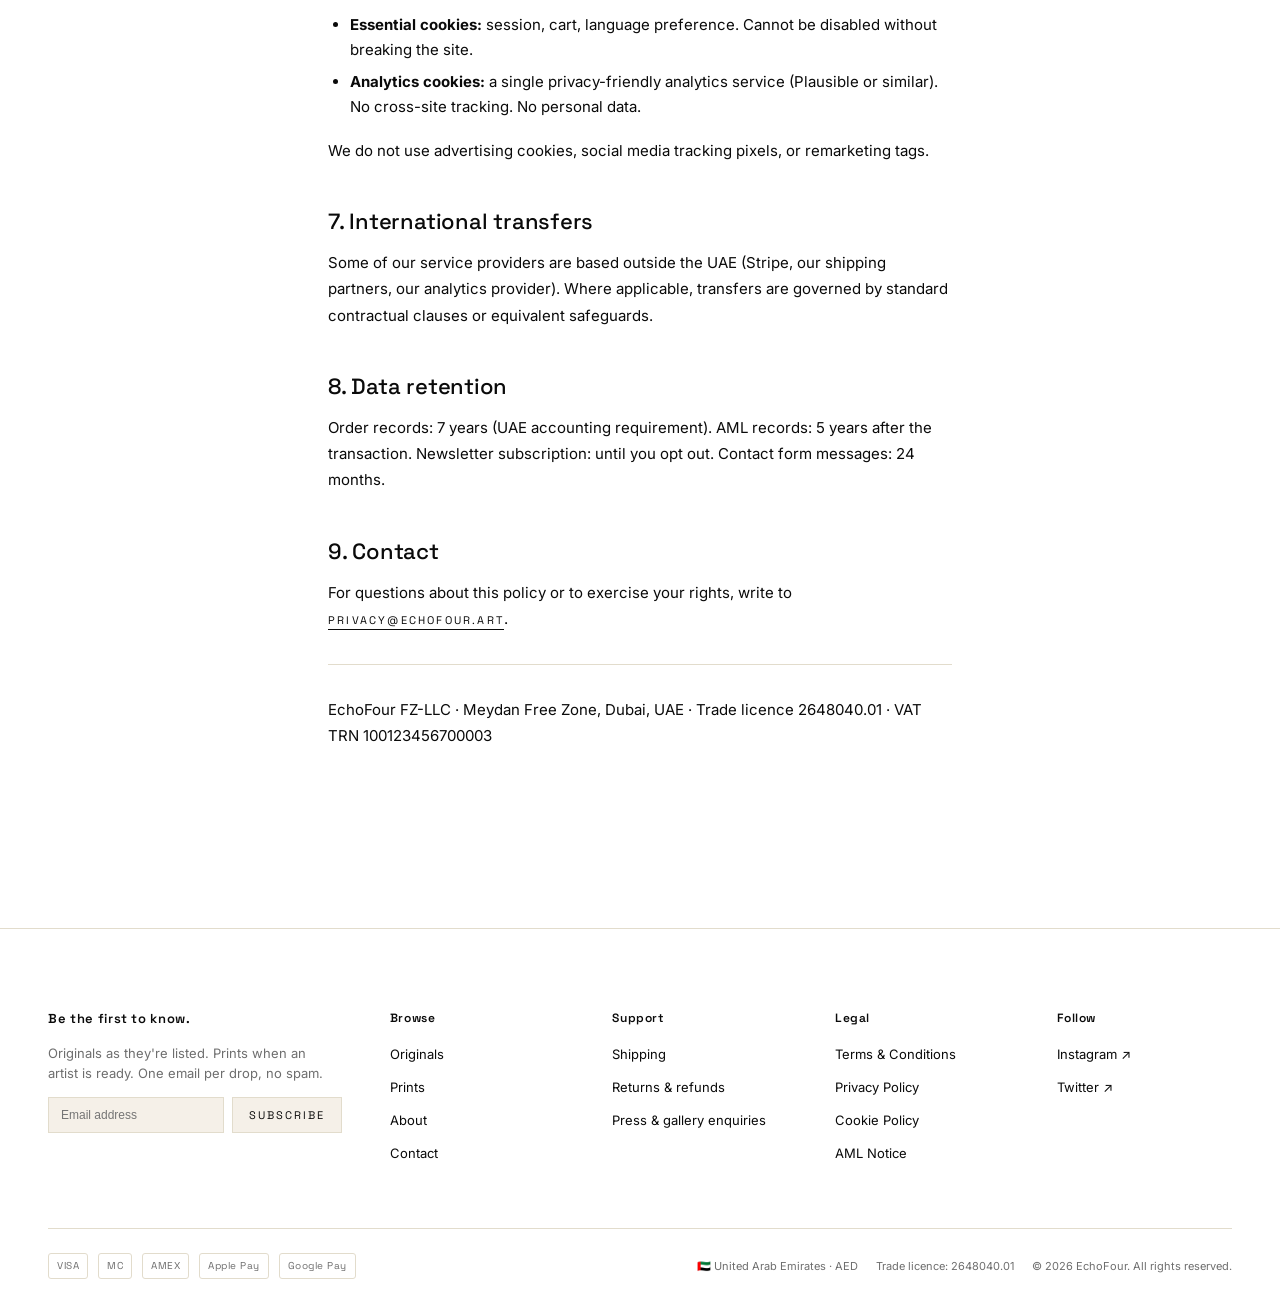
<file: privacy.html>
<!DOCTYPE html>
<html lang="en">
<head>
<meta charset="UTF-8" />
<meta name="viewport" content="width=device-width, initial-scale=1.0" />
<title>Privacy &amp; Cookies — EchoFour</title>
<meta name="description" content="EchoFour privacy policy and cookie policy." />
<link rel="preconnect" href="https://fonts.googleapis.com" />
<link rel="preconnect" href="https://fonts.gstatic.com" crossorigin />
<link href="https://fonts.googleapis.com/css2?family=Space+Grotesk:wght@300;400;500;600;700&family=Inter:wght@300;400;500;600&display=swap" rel="stylesheet" />
<link rel="stylesheet" href="styles.css" />
</head>
<body>

<header class="site-nav">
  <div class="site-nav-inner">
    <a href="index.html" class="brand-mark">EchoFour</a>
    <nav class="nav-links">
      <a href="originals.html" class="nav-link">Originals</a>
      <a href="prints.html" class="nav-link">Prints</a>
      <a href="about.html" class="nav-link">About</a>
      <a href="contact.html" class="nav-link">Contact</a>
      <a href="faq.html" class="nav-link">FAQ</a>
    </nav>
  </div>
</header>

<main>

<div class="prose">
  <span class="eyebrow">Legal &middot; Last updated 2 May 2026</span>
  <h1>Privacy &amp; Cookies.</h1>

  <p class="muted body-s" style="background: var(--bg-warm); padding: 14px 18px; border-left: 2px solid var(--accent); margin-bottom: 32px;"><strong>Placeholder page.</strong> Final policy to be drafted by counsel. The structure below outlines the sections we expect to include and provides representative copy for layout review only. Not legally binding.</p>

  <h2>1. The short version</h2>
  <p>We collect the minimum information needed to fulfil orders and run the platform. We do not sell your data. We use a small number of essential cookies and a single privacy-friendly analytics service. You can request a copy or deletion of your data at any time.</p>

  <h2>2. Data we collect</h2>
  <ul>
    <li><strong>Account &amp; order data:</strong> name, email, billing and shipping address, phone (optional), payment method (handled by our payment processor; we do not store card details).</li>
    <li><strong>Communication:</strong> messages you send via the contact form or email.</li>
    <li><strong>Device &amp; usage:</strong> IP address, browser type, pages visited &mdash; via privacy-friendly analytics, no cross-site tracking.</li>
    <li><strong>AML data (high-value sales only):</strong> verified ID and source-of-funds documentation. Held in encrypted storage, retained for the period required by UAE law, then deleted.</li>
  </ul>

  <h2>3. How we use it</h2>
  <ul>
    <li>To fulfil your orders and ship your work.</li>
    <li>To send the EchoFour newsletter (opt-in only, one email per drop).</li>
    <li>To respond to your enquiries.</li>
    <li>To meet our legal and regulatory obligations under UAE law.</li>
  </ul>

  <h2>4. Who we share it with</h2>
  <p>Only third parties strictly necessary to fulfil your order:</p>
  <ul>
    <li>Payment processor (Stripe).</li>
    <li>Shipping partner (DHL Fine Art or Constantine, depending on route).</li>
    <li>The relevant partner gallery, for original artwork sales (so they can prepare and release the work).</li>
  </ul>
  <p>We do not share or sell your data for marketing purposes.</p>

  <h2>5. Your rights</h2>
  <p>You can request: a copy of your data, correction of incorrect data, deletion (subject to retention obligations under UAE law), or that we stop sending you the newsletter. Email <a href="mailto:privacy@echofour.art" class="text-link">privacy@echofour.art</a> and we'll action within 30 days.</p>

  <h2 id="cookies">6. Cookie policy</h2>
  <p>We use only the cookies we need:</p>
  <ul>
    <li><strong>Essential cookies:</strong> session, cart, language preference. Cannot be disabled without breaking the site.</li>
    <li><strong>Analytics cookies:</strong> a single privacy-friendly analytics service (Plausible or similar). No cross-site tracking. No personal data.</li>
  </ul>
  <p>We do not use advertising cookies, social media tracking pixels, or remarketing tags.</p>

  <h2>7. International transfers</h2>
  <p>Some of our service providers are based outside the UAE (Stripe, our shipping partners, our analytics provider). Where applicable, transfers are governed by standard contractual clauses or equivalent safeguards.</p>

  <h2>8. Data retention</h2>
  <p>Order records: 7 years (UAE accounting requirement). AML records: 5 years after the transaction. Newsletter subscription: until you opt out. Contact form messages: 24 months.</p>

  <h2>9. Contact</h2>
  <p>For questions about this policy or to exercise your rights, write to <a href="mailto:privacy@echofour.art" class="text-link">privacy@echofour.art</a>.</p>

  <hr class="divider" />
  <p class="muted body-s">EchoFour FZ-LLC &middot; Meydan Free Zone, Dubai, UAE &middot; Trade licence 2648040.01 &middot; VAT TRN 100123456700003</p>
</div>

</main>

<footer class="site-footer">
  <div class="site-footer-grid">
    <div class="footer-col footer-newsletter">
      <h4>Be the first to know.</h4>
      <p>Originals as they're listed. Prints when an artist is ready. One email per drop, no spam.</p>
      <form class="footer-newsletter-form" onsubmit="event.preventDefault();">
        <input type="email" placeholder="Email address" />
        <button type="submit">Subscribe</button>
      </form>
    </div>
    <div class="footer-col"><h4>Browse</h4><ul><li><a href="originals.html">Originals</a></li><li><a href="prints.html">Prints</a></li><li><a href="about.html">About</a></li><li><a href="contact.html">Contact</a></li></ul></div>
    <div class="footer-col"><h4>Support</h4><ul><li><a href="shipping.html">Shipping</a></li><li><a href="refund.html">Returns &amp; refunds</a></li><li><a href="contact.html">Press &amp; gallery enquiries</a></li></ul></div>
    <div class="footer-col"><h4>Legal</h4><ul><li><a href="terms.html">Terms &amp; Conditions</a></li><li><a href="privacy.html">Privacy Policy</a></li><li><a href="privacy.html#cookies">Cookie Policy</a></li><li><a href="terms.html#aml">AML Notice</a></li></ul></div>
    <div class="footer-col"><h4>Follow</h4><ul><li><a href="https://instagram.com/echofour" target="_blank" rel="noopener">Instagram &nearr;</a></li><li><a href="https://twitter.com/echofour" target="_blank" rel="noopener">Twitter &nearr;</a></li></ul></div>
  </div>
  <div class="site-footer-bottom">
    <div class="payment-icons">
      <span class="payment-icon">VISA</span><span class="payment-icon">MC</span><span class="payment-icon">AMEX</span><span class="payment-icon">Apple Pay</span><span class="payment-icon">Google Pay</span>
    </div>
    <div class="footer-meta">
      <span>&#127462;&#127466; United Arab Emirates &middot; AED</span>
      <span>Trade licence: 2648040.01</span>
      <span>&copy; 2026 EchoFour. All rights reserved.</span>
    </div>
  </div>
</footer>

</body>
</html>
</file>
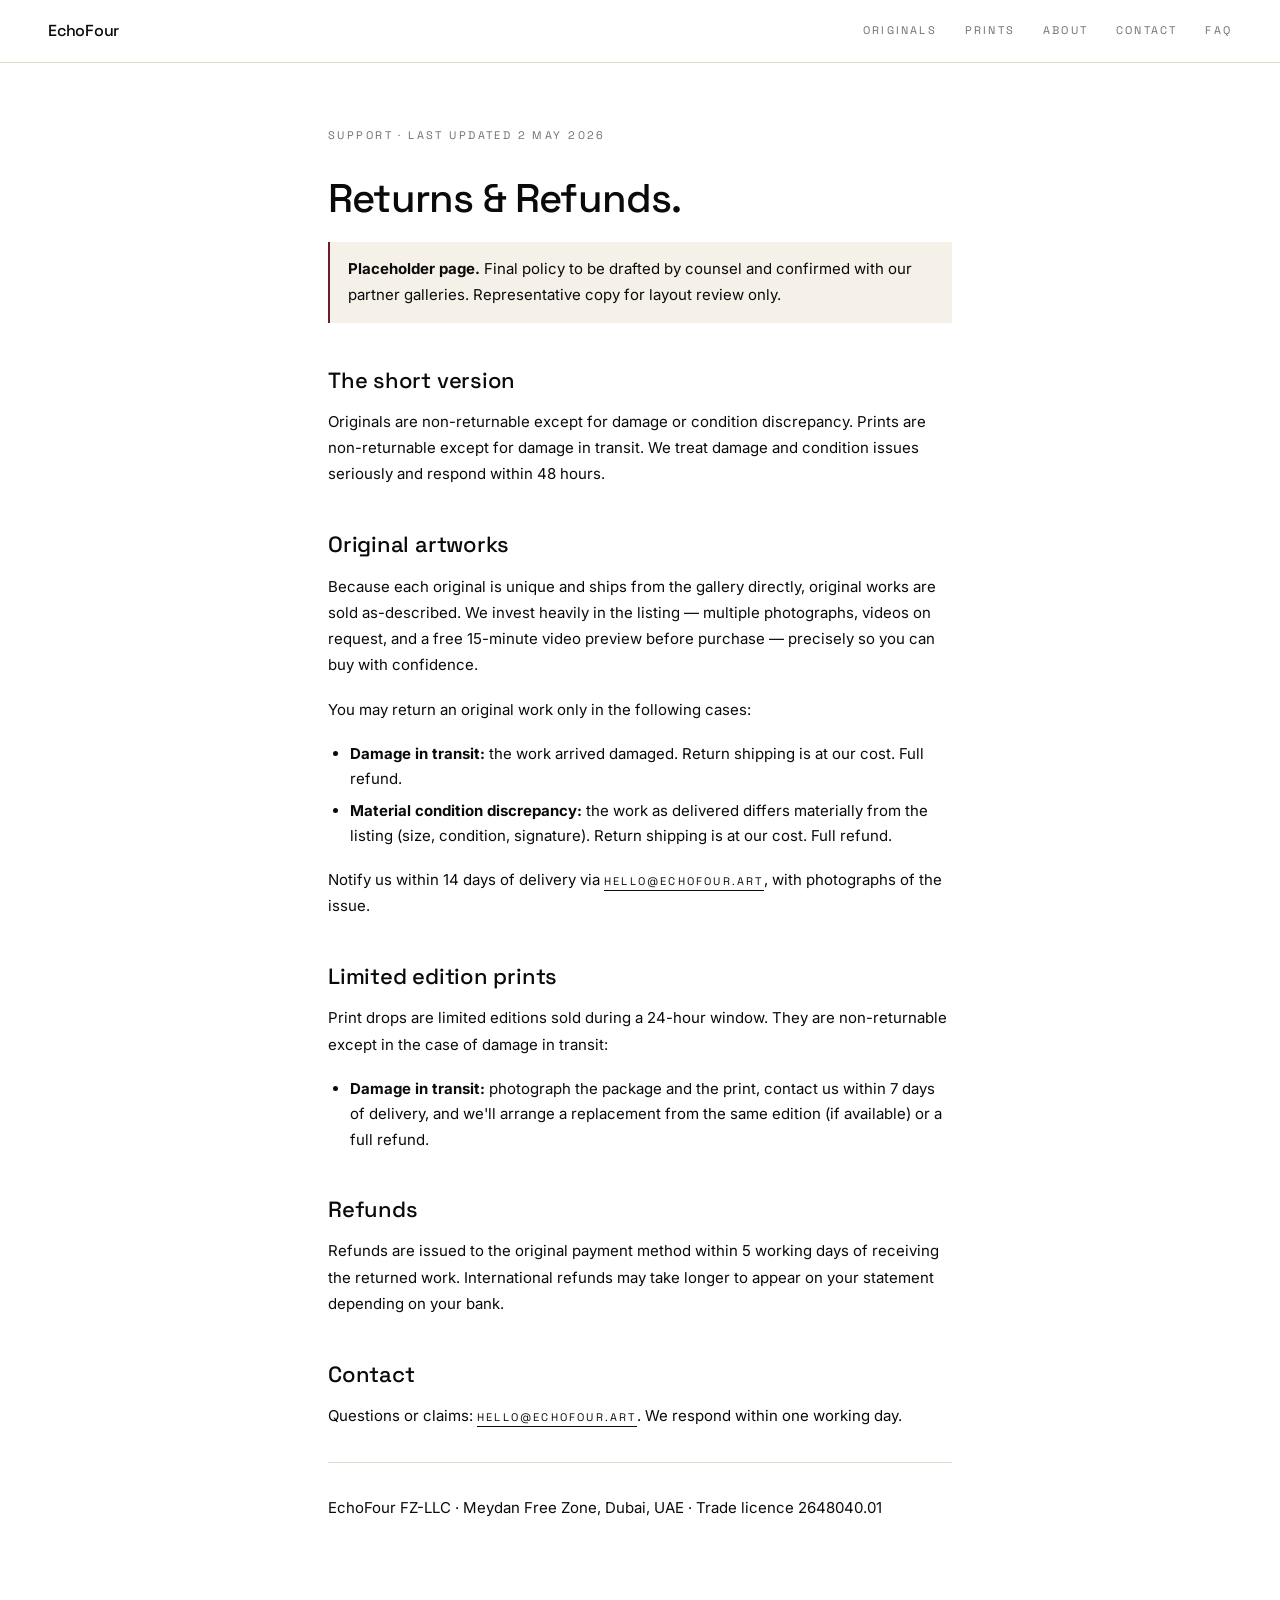
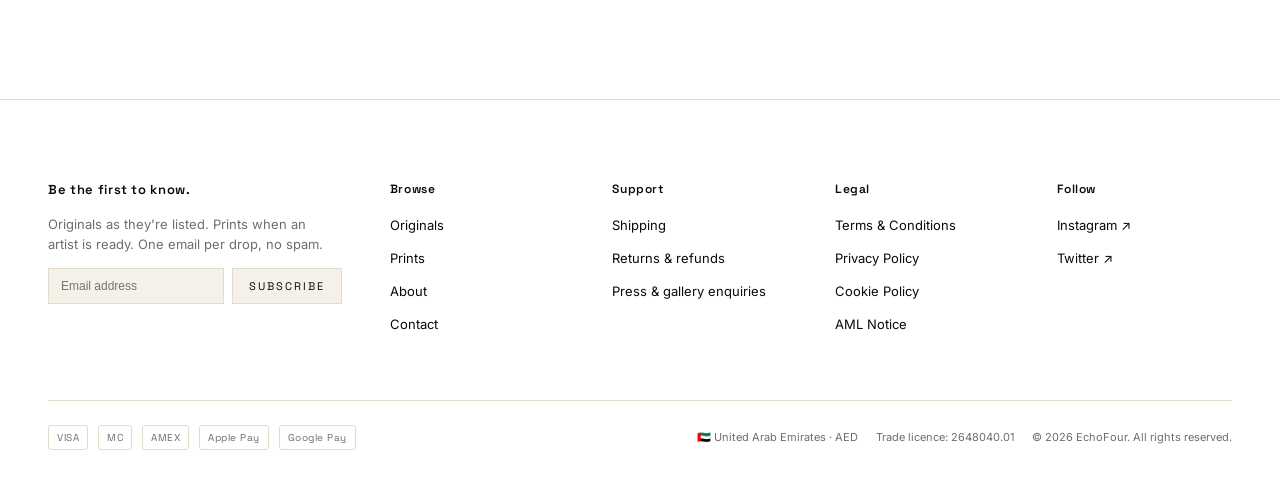
<file: refund.html>
<!DOCTYPE html>
<html lang="en">
<head>
<meta charset="UTF-8" />
<meta name="viewport" content="width=device-width, initial-scale=1.0" />
<title>Returns &amp; Refunds — EchoFour</title>
<meta name="description" content="EchoFour returns and refund policy for original artworks and limited edition prints." />
<link rel="preconnect" href="https://fonts.googleapis.com" />
<link rel="preconnect" href="https://fonts.gstatic.com" crossorigin />
<link href="https://fonts.googleapis.com/css2?family=Space+Grotesk:wght@300;400;500;600;700&family=Inter:wght@300;400;500;600&display=swap" rel="stylesheet" />
<link rel="stylesheet" href="styles.css" />
</head>
<body>

<header class="site-nav">
  <div class="site-nav-inner">
    <a href="index.html" class="brand-mark">EchoFour</a>
    <nav class="nav-links">
      <a href="originals.html" class="nav-link">Originals</a>
      <a href="prints.html" class="nav-link">Prints</a>
      <a href="about.html" class="nav-link">About</a>
      <a href="contact.html" class="nav-link">Contact</a>
      <a href="faq.html" class="nav-link">FAQ</a>
    </nav>
  </div>
</header>

<main>

<div class="prose">
  <span class="eyebrow">Support &middot; Last updated 2 May 2026</span>
  <h1>Returns &amp; Refunds.</h1>

  <p class="muted body-s" style="background: var(--bg-warm); padding: 14px 18px; border-left: 2px solid var(--accent); margin-bottom: 32px;"><strong>Placeholder page.</strong> Final policy to be drafted by counsel and confirmed with our partner galleries. Representative copy for layout review only.</p>

  <h2>The short version</h2>
  <p>Originals are non-returnable except for damage or condition discrepancy. Prints are non-returnable except for damage in transit. We treat damage and condition issues seriously and respond within 48 hours.</p>

  <h2>Original artworks</h2>
  <p>Because each original is unique and ships from the gallery directly, original works are sold as-described. We invest heavily in the listing &mdash; multiple photographs, videos on request, and a free 15-minute video preview before purchase &mdash; precisely so you can buy with confidence.</p>

  <p>You may return an original work only in the following cases:</p>
  <ul>
    <li><strong>Damage in transit:</strong> the work arrived damaged. Return shipping is at our cost. Full refund.</li>
    <li><strong>Material condition discrepancy:</strong> the work as delivered differs materially from the listing (size, condition, signature). Return shipping is at our cost. Full refund.</li>
  </ul>
  <p>Notify us within 14 days of delivery via <a href="mailto:hello@echofour.art" class="text-link">hello@echofour.art</a>, with photographs of the issue.</p>

  <h2>Limited edition prints</h2>
  <p>Print drops are limited editions sold during a 24-hour window. They are non-returnable except in the case of damage in transit:</p>
  <ul>
    <li><strong>Damage in transit:</strong> photograph the package and the print, contact us within 7 days of delivery, and we'll arrange a replacement from the same edition (if available) or a full refund.</li>
  </ul>

  <h2>Refunds</h2>
  <p>Refunds are issued to the original payment method within 5 working days of receiving the returned work. International refunds may take longer to appear on your statement depending on your bank.</p>

  <h2>Contact</h2>
  <p>Questions or claims: <a href="mailto:hello@echofour.art" class="text-link">hello@echofour.art</a>. We respond within one working day.</p>

  <hr class="divider" />
  <p class="muted body-s">EchoFour FZ-LLC &middot; Meydan Free Zone, Dubai, UAE &middot; Trade licence 2648040.01</p>
</div>

</main>

<footer class="site-footer">
  <div class="site-footer-grid">
    <div class="footer-col footer-newsletter">
      <h4>Be the first to know.</h4>
      <p>Originals as they're listed. Prints when an artist is ready. One email per drop, no spam.</p>
      <form class="footer-newsletter-form" onsubmit="event.preventDefault();">
        <input type="email" placeholder="Email address" />
        <button type="submit">Subscribe</button>
      </form>
    </div>
    <div class="footer-col"><h4>Browse</h4><ul><li><a href="originals.html">Originals</a></li><li><a href="prints.html">Prints</a></li><li><a href="about.html">About</a></li><li><a href="contact.html">Contact</a></li></ul></div>
    <div class="footer-col"><h4>Support</h4><ul><li><a href="shipping.html">Shipping</a></li><li><a href="refund.html">Returns &amp; refunds</a></li><li><a href="contact.html">Press &amp; gallery enquiries</a></li></ul></div>
    <div class="footer-col"><h4>Legal</h4><ul><li><a href="terms.html">Terms &amp; Conditions</a></li><li><a href="privacy.html">Privacy Policy</a></li><li><a href="privacy.html#cookies">Cookie Policy</a></li><li><a href="terms.html#aml">AML Notice</a></li></ul></div>
    <div class="footer-col"><h4>Follow</h4><ul><li><a href="https://instagram.com/echofour" target="_blank" rel="noopener">Instagram &nearr;</a></li><li><a href="https://twitter.com/echofour" target="_blank" rel="noopener">Twitter &nearr;</a></li></ul></div>
  </div>
  <div class="site-footer-bottom">
    <div class="payment-icons">
      <span class="payment-icon">VISA</span><span class="payment-icon">MC</span><span class="payment-icon">AMEX</span><span class="payment-icon">Apple Pay</span><span class="payment-icon">Google Pay</span>
    </div>
    <div class="footer-meta">
      <span>&#127462;&#127466; United Arab Emirates &middot; AED</span>
      <span>Trade licence: 2648040.01</span>
      <span>&copy; 2026 EchoFour. All rights reserved.</span>
    </div>
  </div>
</footer>

</body>
</html>
</file>
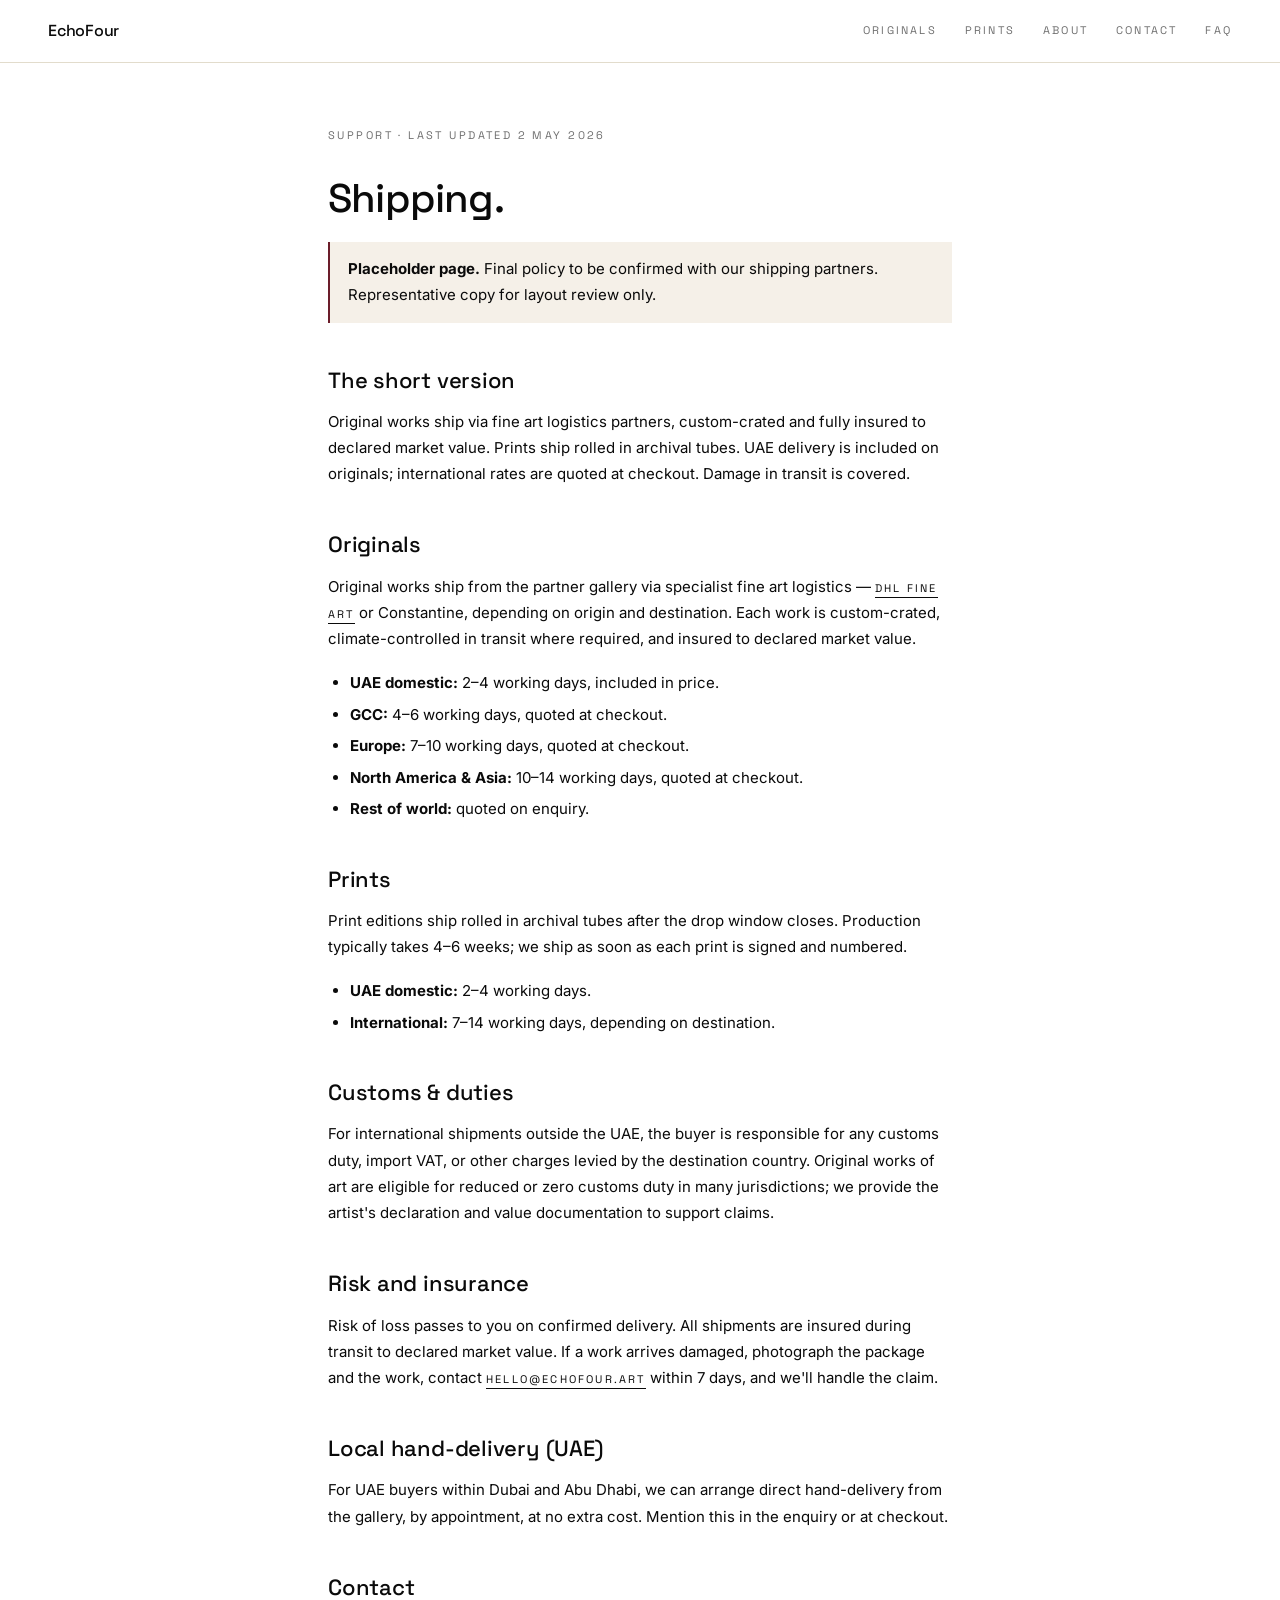
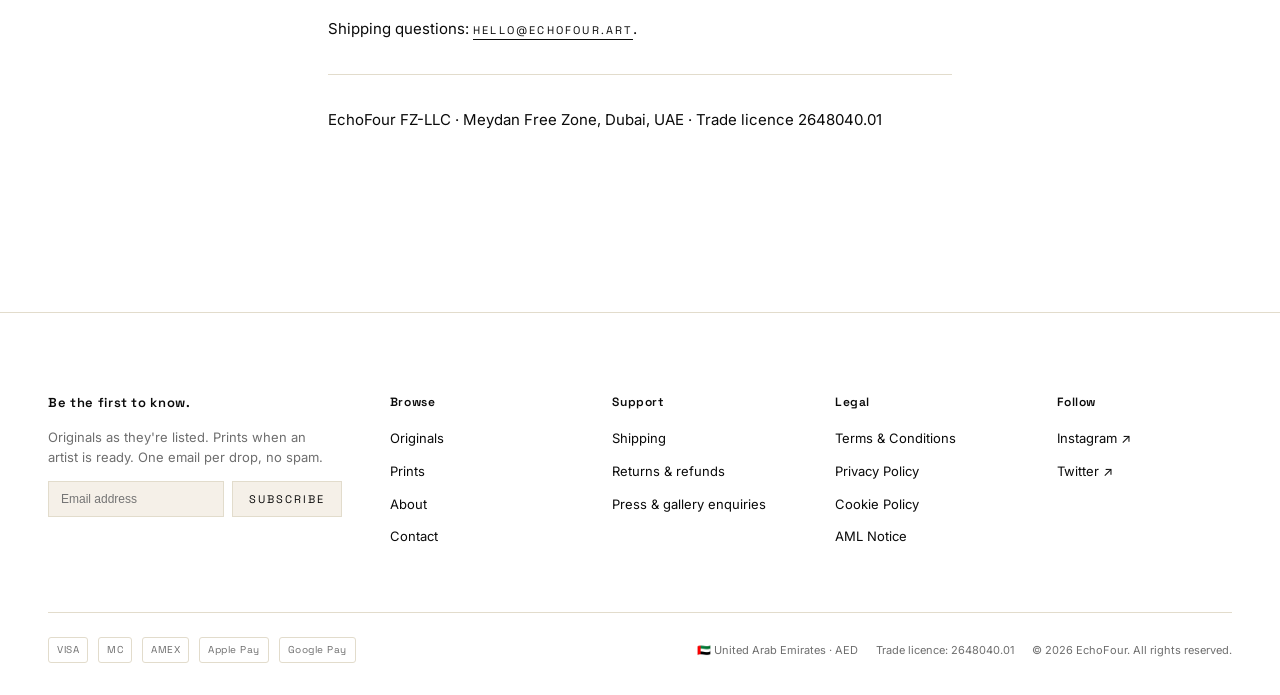
<file: shipping.html>
<!DOCTYPE html>
<html lang="en">
<head>
<meta charset="UTF-8" />
<meta name="viewport" content="width=device-width, initial-scale=1.0" />
<title>Shipping — EchoFour</title>
<meta name="description" content="EchoFour shipping policy: insured fine art logistics for original artworks and limited prints worldwide." />
<link rel="preconnect" href="https://fonts.googleapis.com" />
<link rel="preconnect" href="https://fonts.gstatic.com" crossorigin />
<link href="https://fonts.googleapis.com/css2?family=Space+Grotesk:wght@300;400;500;600;700&family=Inter:wght@300;400;500;600&display=swap" rel="stylesheet" />
<link rel="stylesheet" href="styles.css" />
</head>
<body>

<header class="site-nav">
  <div class="site-nav-inner">
    <a href="index.html" class="brand-mark">EchoFour</a>
    <nav class="nav-links">
      <a href="originals.html" class="nav-link">Originals</a>
      <a href="prints.html" class="nav-link">Prints</a>
      <a href="about.html" class="nav-link">About</a>
      <a href="contact.html" class="nav-link">Contact</a>
      <a href="faq.html" class="nav-link">FAQ</a>
    </nav>
  </div>
</header>

<main>

<div class="prose">
  <span class="eyebrow">Support &middot; Last updated 2 May 2026</span>
  <h1>Shipping.</h1>

  <p class="muted body-s" style="background: var(--bg-warm); padding: 14px 18px; border-left: 2px solid var(--accent); margin-bottom: 32px;"><strong>Placeholder page.</strong> Final policy to be confirmed with our shipping partners. Representative copy for layout review only.</p>

  <h2>The short version</h2>
  <p>Original works ship via fine art logistics partners, custom-crated and fully insured to declared market value. Prints ship rolled in archival tubes. UAE delivery is included on originals; international rates are quoted at checkout. Damage in transit is covered.</p>

  <h2>Originals</h2>
  <p>Original works ship from the partner gallery via specialist fine art logistics &mdash; <a href="https://www.dhl.com/global-en/home/our-divisions/freight/fine-art.html" class="text-link" target="_blank" rel="noopener">DHL Fine Art</a> or Constantine, depending on origin and destination. Each work is custom-crated, climate-controlled in transit where required, and insured to declared market value.</p>

  <ul>
    <li><strong>UAE domestic:</strong> 2&ndash;4 working days, included in price.</li>
    <li><strong>GCC:</strong> 4&ndash;6 working days, quoted at checkout.</li>
    <li><strong>Europe:</strong> 7&ndash;10 working days, quoted at checkout.</li>
    <li><strong>North America &amp; Asia:</strong> 10&ndash;14 working days, quoted at checkout.</li>
    <li><strong>Rest of world:</strong> quoted on enquiry.</li>
  </ul>

  <h2>Prints</h2>
  <p>Print editions ship rolled in archival tubes after the drop window closes. Production typically takes 4&ndash;6 weeks; we ship as soon as each print is signed and numbered.</p>

  <ul>
    <li><strong>UAE domestic:</strong> 2&ndash;4 working days.</li>
    <li><strong>International:</strong> 7&ndash;14 working days, depending on destination.</li>
  </ul>

  <h2>Customs &amp; duties</h2>
  <p>For international shipments outside the UAE, the buyer is responsible for any customs duty, import VAT, or other charges levied by the destination country. Original works of art are eligible for reduced or zero customs duty in many jurisdictions; we provide the artist's declaration and value documentation to support claims.</p>

  <h2>Risk and insurance</h2>
  <p>Risk of loss passes to you on confirmed delivery. All shipments are insured during transit to declared market value. If a work arrives damaged, photograph the package and the work, contact <a href="mailto:hello@echofour.art" class="text-link">hello@echofour.art</a> within 7 days, and we'll handle the claim.</p>

  <h2>Local hand-delivery (UAE)</h2>
  <p>For UAE buyers within Dubai and Abu Dhabi, we can arrange direct hand-delivery from the gallery, by appointment, at no extra cost. Mention this in the enquiry or at checkout.</p>

  <h2>Contact</h2>
  <p>Shipping questions: <a href="mailto:hello@echofour.art" class="text-link">hello@echofour.art</a>.</p>

  <hr class="divider" />
  <p class="muted body-s">EchoFour FZ-LLC &middot; Meydan Free Zone, Dubai, UAE &middot; Trade licence 2648040.01</p>
</div>

</main>

<footer class="site-footer">
  <div class="site-footer-grid">
    <div class="footer-col footer-newsletter">
      <h4>Be the first to know.</h4>
      <p>Originals as they're listed. Prints when an artist is ready. One email per drop, no spam.</p>
      <form class="footer-newsletter-form" onsubmit="event.preventDefault();">
        <input type="email" placeholder="Email address" />
        <button type="submit">Subscribe</button>
      </form>
    </div>
    <div class="footer-col"><h4>Browse</h4><ul><li><a href="originals.html">Originals</a></li><li><a href="prints.html">Prints</a></li><li><a href="about.html">About</a></li><li><a href="contact.html">Contact</a></li></ul></div>
    <div class="footer-col"><h4>Support</h4><ul><li><a href="shipping.html">Shipping</a></li><li><a href="refund.html">Returns &amp; refunds</a></li><li><a href="contact.html">Press &amp; gallery enquiries</a></li></ul></div>
    <div class="footer-col"><h4>Legal</h4><ul><li><a href="terms.html">Terms &amp; Conditions</a></li><li><a href="privacy.html">Privacy Policy</a></li><li><a href="privacy.html#cookies">Cookie Policy</a></li><li><a href="terms.html#aml">AML Notice</a></li></ul></div>
    <div class="footer-col"><h4>Follow</h4><ul><li><a href="https://instagram.com/echofour" target="_blank" rel="noopener">Instagram &nearr;</a></li><li><a href="https://twitter.com/echofour" target="_blank" rel="noopener">Twitter &nearr;</a></li></ul></div>
  </div>
  <div class="site-footer-bottom">
    <div class="payment-icons">
      <span class="payment-icon">VISA</span><span class="payment-icon">MC</span><span class="payment-icon">AMEX</span><span class="payment-icon">Apple Pay</span><span class="payment-icon">Google Pay</span>
    </div>
    <div class="footer-meta">
      <span>&#127462;&#127466; United Arab Emirates &middot; AED</span>
      <span>Trade licence: 2648040.01</span>
      <span>&copy; 2026 EchoFour. All rights reserved.</span>
    </div>
  </div>
</footer>

</body>
</html>
</file>
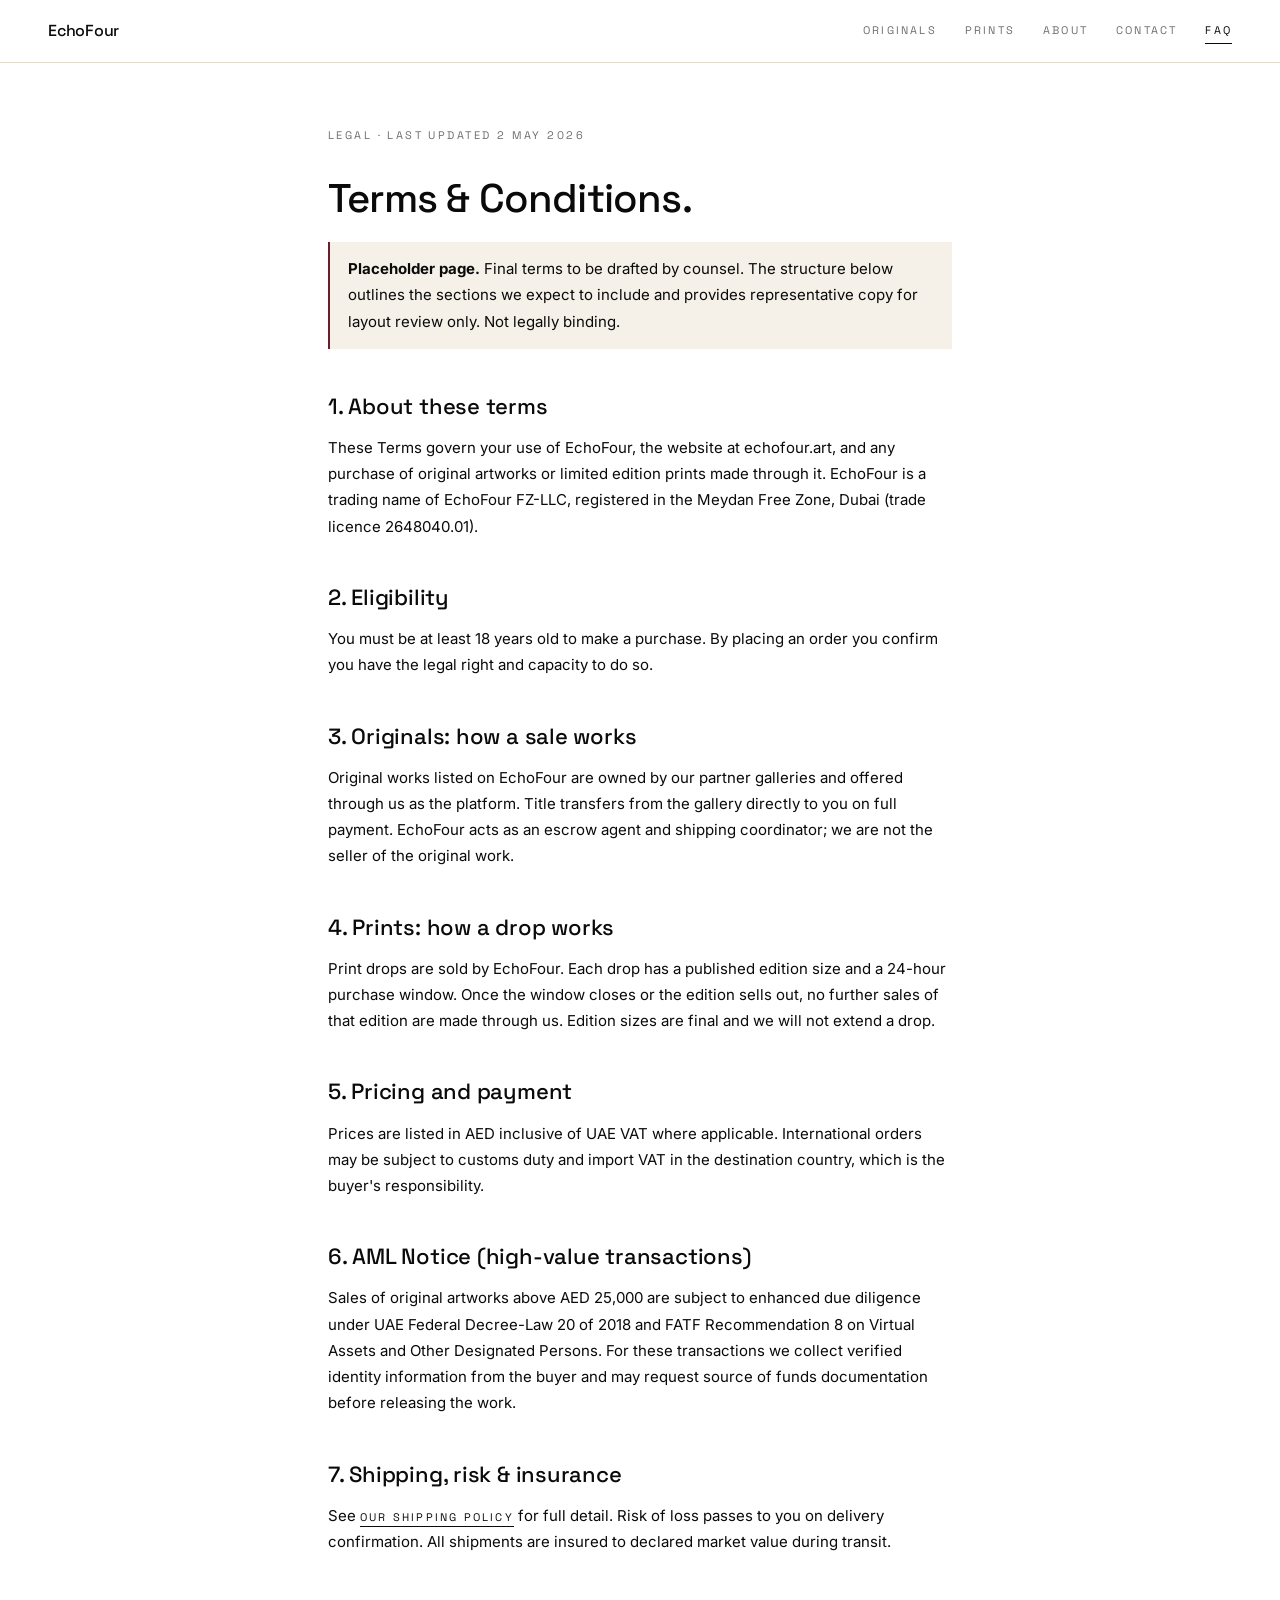
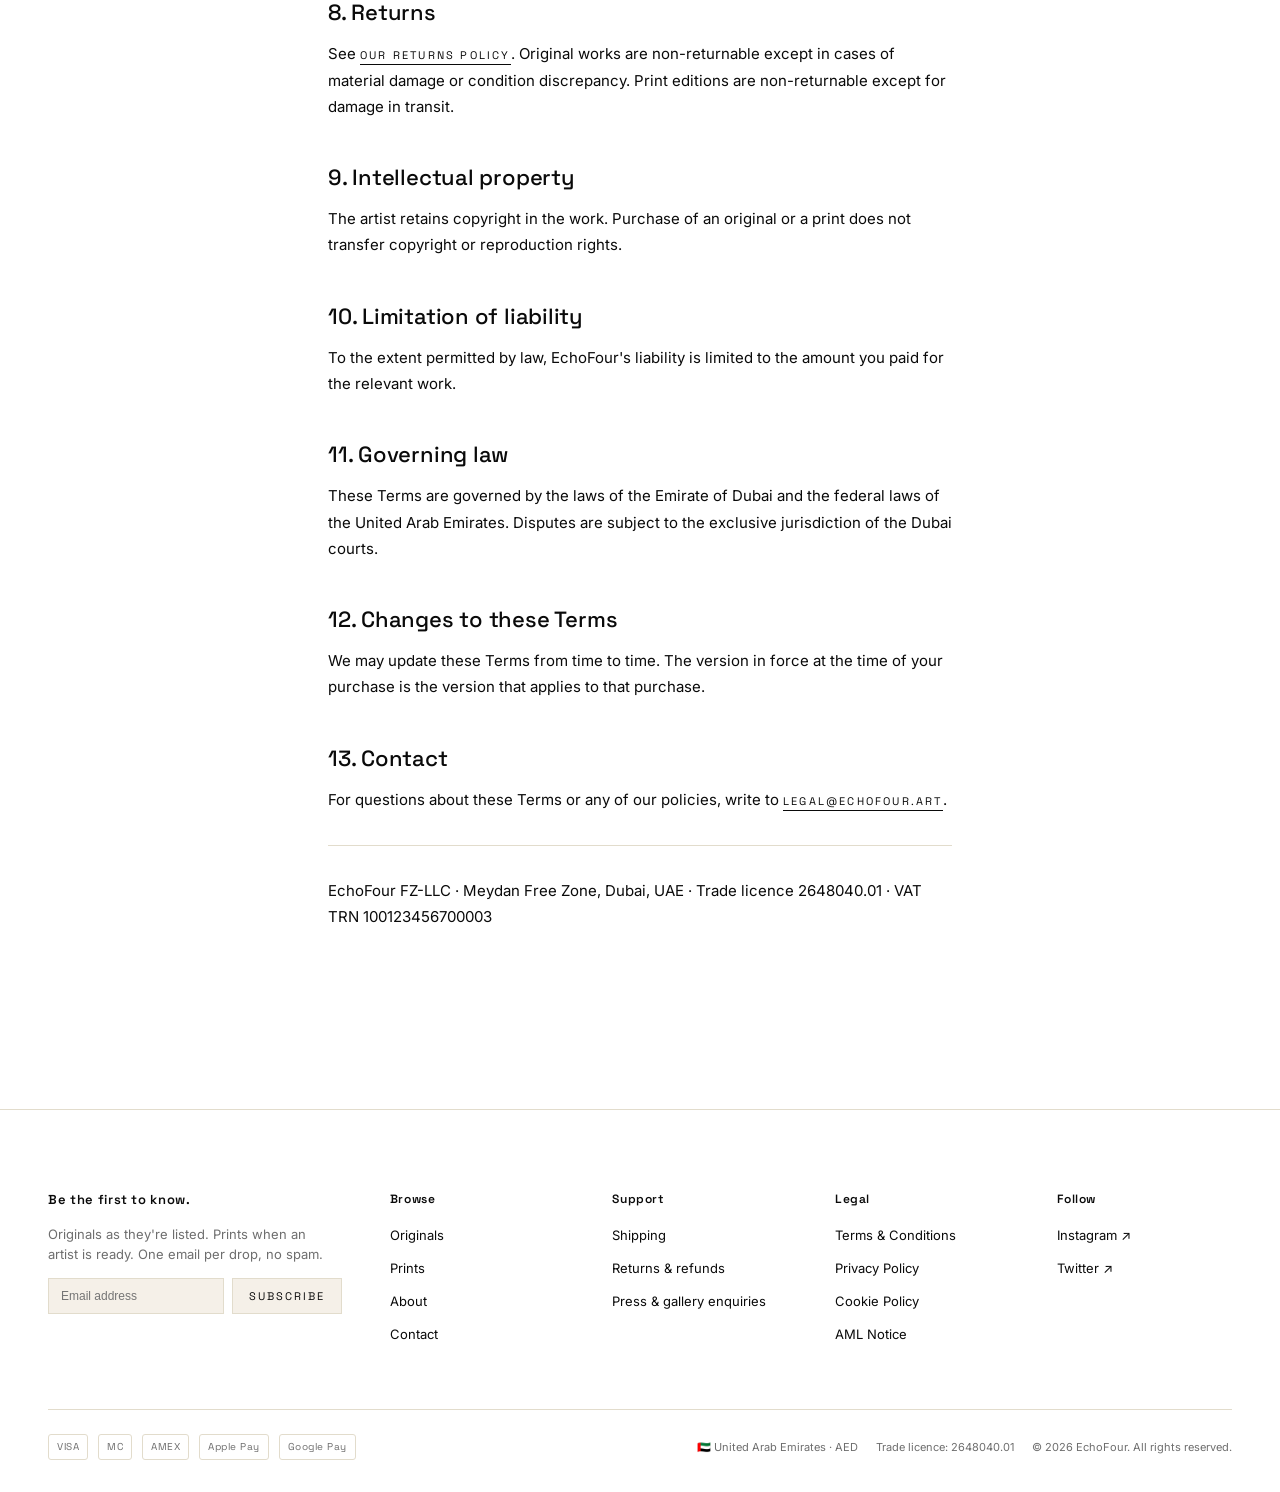
<file: terms.html>
<!DOCTYPE html>
<html lang="en">
<head>
<meta charset="UTF-8" />
<meta name="viewport" content="width=device-width, initial-scale=1.0" />
<title>Terms &amp; Conditions — EchoFour</title>
<meta name="description" content="EchoFour Terms &amp; Conditions, AML Notice, and conditions of sale." />
<link rel="preconnect" href="https://fonts.googleapis.com" />
<link rel="preconnect" href="https://fonts.gstatic.com" crossorigin />
<link href="https://fonts.googleapis.com/css2?family=Space+Grotesk:wght@300;400;500;600;700&family=Inter:wght@300;400;500;600&display=swap" rel="stylesheet" />
<link rel="stylesheet" href="styles.css" />
</head>
<body>

<header class="site-nav">
  <div class="site-nav-inner">
    <a href="index.html" class="brand-mark">EchoFour</a>
    <nav class="nav-links">
      <a href="originals.html" class="nav-link">Originals</a>
      <a href="prints.html" class="nav-link">Prints</a>
      <a href="about.html" class="nav-link">About</a>
      <a href="contact.html" class="nav-link">Contact</a>
      <a href="faq.html" class="nav-link" aria-current="page">FAQ</a>
    </nav>
  </div>
</header>

<main>

<div class="prose">
  <span class="eyebrow">Legal &middot; Last updated 2 May 2026</span>
  <h1>Terms &amp; Conditions.</h1>

  <p class="muted body-s" style="background: var(--bg-warm); padding: 14px 18px; border-left: 2px solid var(--accent); margin-bottom: 32px;"><strong>Placeholder page.</strong> Final terms to be drafted by counsel. The structure below outlines the sections we expect to include and provides representative copy for layout review only. Not legally binding.</p>

  <h2>1. About these terms</h2>
  <p>These Terms govern your use of EchoFour, the website at echofour.art, and any purchase of original artworks or limited edition prints made through it. EchoFour is a trading name of EchoFour FZ-LLC, registered in the Meydan Free Zone, Dubai (trade licence 2648040.01).</p>

  <h2>2. Eligibility</h2>
  <p>You must be at least 18 years old to make a purchase. By placing an order you confirm you have the legal right and capacity to do so.</p>

  <h2>3. Originals: how a sale works</h2>
  <p>Original works listed on EchoFour are owned by our partner galleries and offered through us as the platform. Title transfers from the gallery directly to you on full payment. EchoFour acts as an escrow agent and shipping coordinator; we are not the seller of the original work.</p>

  <h2>4. Prints: how a drop works</h2>
  <p>Print drops are sold by EchoFour. Each drop has a published edition size and a 24-hour purchase window. Once the window closes or the edition sells out, no further sales of that edition are made through us. Edition sizes are final and we will not extend a drop.</p>

  <h2>5. Pricing and payment</h2>
  <p>Prices are listed in AED inclusive of UAE VAT where applicable. International orders may be subject to customs duty and import VAT in the destination country, which is the buyer's responsibility.</p>

  <h2 id="aml">6. AML Notice (high-value transactions)</h2>
  <p>Sales of original artworks above AED 25,000 are subject to enhanced due diligence under UAE Federal Decree-Law 20 of 2018 and FATF Recommendation 8 on Virtual Assets and Other Designated Persons. For these transactions we collect verified identity information from the buyer and may request source of funds documentation before releasing the work.</p>

  <h2>7. Shipping, risk &amp; insurance</h2>
  <p>See <a href="shipping.html" class="text-link">our shipping policy</a> for full detail. Risk of loss passes to you on delivery confirmation. All shipments are insured to declared market value during transit.</p>

  <h2>8. Returns</h2>
  <p>See <a href="refund.html" class="text-link">our returns policy</a>. Original works are non-returnable except in cases of material damage or condition discrepancy. Print editions are non-returnable except for damage in transit.</p>

  <h2>9. Intellectual property</h2>
  <p>The artist retains copyright in the work. Purchase of an original or a print does not transfer copyright or reproduction rights.</p>

  <h2>10. Limitation of liability</h2>
  <p>To the extent permitted by law, EchoFour's liability is limited to the amount you paid for the relevant work.</p>

  <h2>11. Governing law</h2>
  <p>These Terms are governed by the laws of the Emirate of Dubai and the federal laws of the United Arab Emirates. Disputes are subject to the exclusive jurisdiction of the Dubai courts.</p>

  <h2>12. Changes to these Terms</h2>
  <p>We may update these Terms from time to time. The version in force at the time of your purchase is the version that applies to that purchase.</p>

  <h2>13. Contact</h2>
  <p>For questions about these Terms or any of our policies, write to <a href="mailto:legal@echofour.art" class="text-link">legal@echofour.art</a>.</p>

  <hr class="divider" />
  <p class="muted body-s">EchoFour FZ-LLC &middot; Meydan Free Zone, Dubai, UAE &middot; Trade licence 2648040.01 &middot; VAT TRN 100123456700003</p>
</div>

</main>

<footer class="site-footer">
  <div class="site-footer-grid">
    <div class="footer-col footer-newsletter">
      <h4>Be the first to know.</h4>
      <p>Originals as they're listed. Prints when an artist is ready. One email per drop, no spam.</p>
      <form class="footer-newsletter-form" onsubmit="event.preventDefault();">
        <input type="email" placeholder="Email address" />
        <button type="submit">Subscribe</button>
      </form>
    </div>
    <div class="footer-col"><h4>Browse</h4><ul><li><a href="originals.html">Originals</a></li><li><a href="prints.html">Prints</a></li><li><a href="about.html">About</a></li><li><a href="contact.html">Contact</a></li></ul></div>
    <div class="footer-col"><h4>Support</h4><ul><li><a href="shipping.html">Shipping</a></li><li><a href="refund.html">Returns &amp; refunds</a></li><li><a href="contact.html">Press &amp; gallery enquiries</a></li></ul></div>
    <div class="footer-col"><h4>Legal</h4><ul><li><a href="terms.html">Terms &amp; Conditions</a></li><li><a href="privacy.html">Privacy Policy</a></li><li><a href="privacy.html#cookies">Cookie Policy</a></li><li><a href="terms.html#aml">AML Notice</a></li></ul></div>
    <div class="footer-col"><h4>Follow</h4><ul><li><a href="https://instagram.com/echofour" target="_blank" rel="noopener">Instagram &nearr;</a></li><li><a href="https://twitter.com/echofour" target="_blank" rel="noopener">Twitter &nearr;</a></li></ul></div>
  </div>
  <div class="site-footer-bottom">
    <div class="payment-icons">
      <span class="payment-icon">VISA</span><span class="payment-icon">MC</span><span class="payment-icon">AMEX</span><span class="payment-icon">Apple Pay</span><span class="payment-icon">Google Pay</span>
    </div>
    <div class="footer-meta">
      <span>&#127462;&#127466; United Arab Emirates &middot; AED</span>
      <span>Trade licence: 2648040.01</span>
      <span>&copy; 2026 EchoFour. All rights reserved.</span>
    </div>
  </div>
</footer>

</body>
</html>
</file>
<file: styles.css>
/* ====================================================================
   EchoFour — Mockup Site Stylesheet
   Shared across all pages. Brand: 65% gallery, 35% drop culture.
   ==================================================================== */

:root {
  --ink: #0a0a0a;
  --ink-90: #1a1a1a;
  --ink-muted: #6e6e6e;
  --ink-soft: #9e9e9e;
  --ink-light: #c4c4c4;
  --bg: #ffffff;
  --bg-warm: #F5F0E8;        /* cream */
  --bg-stage: #EDE6D8;       /* cream-warm */
  --bg-cream-light: #FAF8F4; /* lightest cream */
  --border: #e2dccc;         /* harmonised with cream */
  --border-strong: #2a2a2a;
  --available: #10b981;
  --sold: #FF2C2C;           /* vivid red for sold/status indicators */
  --accent: #6B1D2A;         /* maroon (was #d43a3a) */
  --accent-deep: #4A1119;    /* maroon-deep, used for hovers */

  --font-display: "Space Grotesk", system-ui, sans-serif;
  --font-body: "Inter", system-ui, sans-serif;

  --container: 1440px;
  --gutter: 48px;
  --gutter-tight: 24px;
}

* { box-sizing: border-box; margin: 0; padding: 0; }
html { scroll-behavior: smooth; }
body {
  font-family: var(--font-body);
  color: var(--ink);
  background: var(--bg);
  line-height: 1.55;
  -webkit-font-smoothing: antialiased;
  -moz-osx-font-smoothing: grayscale;
}
img, svg { display: block; max-width: 100%; }
a { color: inherit; text-decoration: none; }
button { font-family: inherit; cursor: pointer; }

h1, h2, h3, h4, .display, .eyebrow, .nav-link, .btn { font-family: var(--font-display); }

/* ============= TYPOGRAPHY RAMP ============= */
.display-xl { font-family: var(--font-display); font-size: clamp(56px, 8vw, 128px); font-weight: 500; line-height: 0.95; letter-spacing: -0.03em; }
.display-l { font-family: var(--font-display); font-size: clamp(40px, 5vw, 80px); font-weight: 500; line-height: 1; letter-spacing: -0.02em; }
.display-m { font-family: var(--font-display); font-size: clamp(28px, 3.2vw, 48px); font-weight: 500; line-height: 1.05; letter-spacing: -0.015em; }
.h-section { font-family: var(--font-display); font-size: 24px; font-weight: 500; letter-spacing: -0.01em; }
.eyebrow { font-family: var(--font-display); font-size: 11px; letter-spacing: 0.22em; text-transform: uppercase; color: var(--ink-muted); }
.eyebrow.accent { color: var(--accent); }
.body-l { font-size: 18px; line-height: 1.55; color: var(--ink); }
.body-m { font-size: 14px; line-height: 1.6; color: var(--ink); }
.body-s { font-size: 12px; line-height: 1.5; color: var(--ink-muted); }
.label { font-family: var(--font-display); font-size: 10px; letter-spacing: 0.2em; text-transform: uppercase; }

/* ============= LAYOUT PRIMITIVES ============= */
.container { max-width: var(--container); margin: 0 auto; padding: 0 var(--gutter); }
.container-tight { max-width: 980px; margin: 0 auto; padding: 0 var(--gutter); }
.stack-xs > * + * { margin-top: 6px; }
.stack-s > * + * { margin-top: 12px; }
.stack-m > * + * { margin-top: 24px; }
.stack-l > * + * { margin-top: 48px; }

/* ============= NAV ============= */
.site-nav {
  position: sticky;
  top: 0;
  z-index: 100;
  background: rgba(255, 255, 255, 0.92);
  backdrop-filter: blur(14px);
  -webkit-backdrop-filter: blur(14px);
  border-bottom: 1px solid var(--border);
}
.site-nav-inner {
  max-width: var(--container);
  margin: 0 auto;
  padding: 18px var(--gutter);
  display: flex;
  align-items: center;
  justify-content: space-between;
  gap: 32px;
}
.brand-mark {
  font-family: var(--font-display);
  font-size: 16px;
  font-weight: 500;
  letter-spacing: -0.015em;
  color: var(--ink);
}
.brand-mark .e1 { font-style: italic; }
.brand-mark .four { letter-spacing: 0; }
.nav-links { display: flex; gap: 28px; align-items: center; }
.nav-link {
  font-size: 11px;
  letter-spacing: 0.2em;
  text-transform: uppercase;
  color: var(--ink-muted);
  transition: color 180ms ease;
  padding: 4px 0;
  border-bottom: 1px solid transparent;
}
.nav-link:hover, .nav-link[aria-current="page"] { color: var(--ink); border-bottom-color: var(--ink); }

/* ============= HERO ============= */
.hero {
  position: relative;
  overflow: hidden;
  padding: 96px var(--gutter) 64px;
}
.hero::before,
.hero::after {
  content: "";
  position: absolute;
  border-radius: 50%;
  pointer-events: none;
  filter: blur(80px);
  z-index: 0;
  will-change: transform;
}
.hero::before {
  top: -160px;
  right: -100px;
  width: 620px;
  height: 620px;
  background: radial-gradient(circle at 30% 30%, rgba(107, 29, 42, 0.20) 0%, rgba(107, 29, 42, 0) 65%);
  animation: hero-drift-a 26s ease-in-out infinite;
}
.hero::after {
  top: 40px;
  right: 320px;
  width: 380px;
  height: 380px;
  background: radial-gradient(circle at 50% 50%, rgba(184, 142, 76, 0.18) 0%, rgba(184, 142, 76, 0) 65%);
  animation: hero-drift-b 32s ease-in-out infinite reverse;
}
@keyframes hero-drift-a {
  0%, 100% { transform: translate(0, 0) scale(1); }
  50%      { transform: translate(-90px, 56px) scale(1.08); }
}
@keyframes hero-drift-b {
  0%, 100% { transform: translate(0, 0) scale(1); }
  50%      { transform: translate(80px, -44px) scale(0.94); }
}
.hero-inner { position: relative; z-index: 1; max-width: var(--container); margin: 0 auto; }
.hero h1 { margin-bottom: 18px; max-width: 980px; }
.hero p { font-size: 16px; color: var(--ink-muted); max-width: 640px; }
.hero-eyebrow { color: var(--accent); margin-bottom: 28px; }
@media (prefers-reduced-motion: reduce) {
  .hero::before, .hero::after { animation: none; }
}

/* ============= HOMEPAGE: SPLIT HERO ============= */
.split-hero {
  display: grid;
  grid-template-columns: 1fr 1fr;
  gap: 0;
  border-top: 1px solid var(--border);
  border-bottom: 1px solid var(--border);
  background: var(--bg);
  min-height: calc(100vh - 60px);
}
.split-pane {
  position: relative;
  display: flex;
  flex-direction: column;
  padding: 64px 48px 56px;
  cursor: pointer;
  transition: background 320ms ease;
  overflow: hidden;
  text-decoration: none;
  color: var(--ink);
}
.split-pane:first-child { border-right: 1px solid var(--border); }
.split-pane:hover { background: var(--bg-warm); }
.split-pane .pane-eyebrow { font-family: var(--font-display); font-size: 11px; letter-spacing: 0.22em; text-transform: uppercase; color: var(--ink-muted); margin-bottom: 12px; }
.split-pane h2 { font-family: var(--font-display); font-size: clamp(48px, 5.5vw, 96px); font-weight: 500; line-height: 0.95; letter-spacing: -0.025em; margin-bottom: 18px; }
.split-pane .pane-lede { font-size: 16px; color: var(--ink); max-width: 420px; margin-bottom: 32px; }
.split-pane .pane-meta { font-family: var(--font-display); font-size: 11px; letter-spacing: 0.18em; text-transform: uppercase; color: var(--ink-muted); padding: 14px 0; border-top: 1px solid var(--border); margin-top: auto; display: flex; justify-content: space-between; align-items: center; }
.split-pane .pane-meta strong { color: var(--ink); font-weight: 500; }
.split-pane .pane-arrow { font-family: var(--font-display); font-size: 18px; transition: transform 220ms ease; }
.split-pane:hover .pane-arrow { transform: translateX(4px); }

.pane-imagery {
  flex: 1;
  display: grid;
  grid-template-columns: 1fr 1fr;
  gap: 6px;
  margin: 8px 0 32px;
  min-height: 220px;
  max-height: 320px;
}
.pane-imagery .pi { aspect-ratio: 1 / 1; }
.split-pane.prints .pane-imagery {
  grid-template-columns: 1fr;
  position: relative;
}
.split-pane.prints .pane-imagery .pi { aspect-ratio: 4 / 3; }

/* ============= FILTERS (Originals page) ============= */
.filters {
  position: sticky;
  top: 60px;
  z-index: 90;
  background: rgba(245, 240, 232, 0.94);
  backdrop-filter: blur(14px);
  -webkit-backdrop-filter: blur(14px);
  border-top: 1px solid var(--border);
  border-bottom: 1px solid var(--border);
  padding: 18px var(--gutter);
}
.filters-inner {
  max-width: var(--container);
  margin: 0 auto;
  display: flex;
  flex-direction: column;
  gap: 10px;
}
.filter-group { display: flex; gap: 8px; align-items: center; flex-wrap: wrap; }
.filter-label {
  font-family: var(--font-display);
  font-size: 10px;
  letter-spacing: 0.22em;
  text-transform: uppercase;
  color: var(--ink-muted);
  margin-right: 12px;
  min-width: 70px;
}
.filter-chip {
  display: inline-flex;
  align-items: center;
  gap: 8px;
  padding: 8px 14px;
  font-family: var(--font-display);
  font-size: 11px;
  letter-spacing: 0.06em;
  background: transparent;
  border: 1px solid var(--border);
  color: var(--ink);
  cursor: pointer;
  transition: all 200ms ease;
  white-space: nowrap;
}
.filter-chip:hover { border-color: var(--accent); color: var(--accent); }
.filter-chip.active {
  background: var(--accent);
  border-color: var(--accent);
  color: var(--bg-cream-light);
}
.filter-chip .chip-count {
  font-size: 9px;
  letter-spacing: 0.1em;
  color: var(--ink-muted);
  padding-left: 4px;
}
.filter-chip.active .chip-count { color: rgba(245, 240, 232, 0.7); }

.filter-empty {
  display: none;
  text-align: center;
  padding: 80px var(--gutter);
  color: var(--ink-muted);
  font-size: 14px;
  font-style: italic;
}
.filter-empty.visible { display: block; }

/* ============= GALLERY MATRIX (Originals page) ============= */
.gallery-row { padding: 56px 0 24px; border-top: 1px solid var(--border); }
.gallery-row:first-of-type { border-top: 0; padding-top: 24px; }
.gallery-row-head { display: flex; justify-content: space-between; align-items: baseline; margin-bottom: 24px; padding: 0 var(--gutter); }
.gallery-row-head .gallery-name { font-family: var(--font-display); font-size: 14px; letter-spacing: 0.18em; text-transform: uppercase; }
.gallery-row-head .gallery-city { font-family: var(--font-display); font-size: 11px; letter-spacing: 0.18em; text-transform: uppercase; color: var(--ink-muted); }
.gallery-row-head .gallery-link { font-family: var(--font-display); font-size: 11px; letter-spacing: 0.18em; text-transform: uppercase; color: var(--ink-muted); }
.gallery-row-head .gallery-link:hover { color: var(--ink); }

.tile-grid { display: grid; grid-template-columns: repeat(4, 1fr); gap: 12px; padding: 0 var(--gutter); }
.tile-grid.cols-3 { grid-template-columns: repeat(3, 1fr); }

/* ============= TILE ============= */
.tile {
  aspect-ratio: 4 / 5;
  position: relative;
  overflow: hidden;
  background: var(--bg-warm);
  cursor: pointer;
  text-decoration: none;
  color: inherit;
}
.tile-img {
  position: absolute; inset: 0;
  transition: transform 720ms cubic-bezier(0.2, 0.8, 0.2, 1), filter 320ms ease;
}
.tile:hover .tile-img { transform: scale(1.04); filter: brightness(0.95); }

.tile-status-dot {
  position: absolute;
  top: 12px;
  right: 12px;
  width: 10px;
  height: 10px;
  border-radius: 50%;
  box-shadow: 0 0 0 1.5px white;
  z-index: 2;
}
.tile-status-dot.available { background: var(--available); }
.tile-status-dot.sold { background: var(--sold); }

.tile-caption {
  position: absolute;
  inset: auto 0 0 0;
  padding: 18px 16px 16px;
  background: linear-gradient(180deg, transparent 0%, rgba(10,10,10,0.7) 100%);
  color: white;
  opacity: 0;
  transition: opacity 220ms ease;
}
.tile:hover .tile-caption { opacity: 1; }
.tile-caption .ct-title { font-family: var(--font-display); font-size: 12px; font-weight: 500; }
.tile-caption .ct-artist { font-family: var(--font-display); font-size: 9px; letter-spacing: 0.18em; text-transform: uppercase; opacity: 0.7; margin-top: 2px; }
.tile-caption .ct-price { font-family: var(--font-display); font-size: 11px; margin-top: 6px; }

/* ============= TILE BACKGROUNDS (placeholder photos mapped to t-classes) ============= */
.t1, .t2, .t3, .t4, .t5, .t6, .t7, .t8, .t9, .t10,
.t11, .t12, .t13, .t14, .t15, .t16, .t17, .t18 {
  background-size: cover;
  background-position: center center;
  background-repeat: no-repeat;
}
.t1 { background-image: url("assets/11-umbrellas.jpg"); }
.t2 { background-color: #6b6b6b; background-image: radial-gradient(circle at 30% 35%, #2a2a2a 0%, #6b6b6b 70%, #888 100%); }
.t3 { background-color: #c8b896; background-image: linear-gradient(180deg, #ede4d3 0%, #c8b896 100%); }
.t4 { background-color: #f5f0e6; background-image: repeating-linear-gradient(45deg, #1a1a1a 0 10px, #f5f0e6 10px 22px); }
.t5 { background-image: url("assets/01-petal.jpg"); }
.t6 { background-image: url("assets/09-martial-neon.jpg"); }
.t7 { background-image: url("assets/08-girl-globe.jpg"); }
.t8 { background-image: url("assets/06-leaves-sky.jpg"); }
.t9 { background-image: url("assets/03-fabric-rolls.jpg"); }
.t10 { background-image: url("assets/04-ink-droplets.jpg"); }
.t11 { background-image: url("assets/05-butterfly-wing.jpg"); }
.t12 { background-image: url("assets/07-camouflage.jpg"); }
.t13 { background-image: url("assets/10-molecular.jpg"); }
.t14 { background-image: url("assets/02-acrylic-red-blue.jpg"); }
.t15 { background-color: #5b4630; background-image: radial-gradient(circle at 25% 75%, #c0a282 0%, #5b4630 100%); }
.t16 { background-color: #d6cdb8; background-image: repeating-linear-gradient(0deg, #1c1c1c 0 18px, #d6cdb8 18px 22px); }
.t17 { background-color: #a08d6e; background-image: linear-gradient(45deg, #e8e2d4 0%, #a08d6e 100%); }
.t18 { background-color: #adbeae; background-image: linear-gradient(180deg, #2c4338 0%, #adbeae 100%); }

/* ============= BUTTONS ============= */
.btn {
  display: inline-flex;
  align-items: center;
  gap: 10px;
  padding: 14px 22px;
  font-family: var(--font-display);
  font-size: 11px;
  letter-spacing: 0.2em;
  text-transform: uppercase;
  background: var(--ink);
  color: white;
  border: 1px solid var(--ink);
  text-decoration: none;
  transition: all 220ms ease;
}
.btn:hover { background: var(--accent); border-color: var(--accent); }
.btn.btn-ghost { background: transparent; color: var(--ink); }
.btn.btn-ghost:hover { background: var(--ink); color: white; border-color: var(--ink); }
.btn.btn-large { padding: 18px 28px; font-size: 12px; }

.text-link {
  font-family: var(--font-display);
  font-size: 11px;
  letter-spacing: 0.2em;
  text-transform: uppercase;
  color: var(--ink);
  border-bottom: 1px solid var(--ink);
  padding-bottom: 2px;
  transition: opacity 180ms ease;
}
.text-link:hover { opacity: 0.6; }

/* ============= STATUS DOT (inline, used in detail headers) ============= */
.status-dot { display: inline-block; width: 9px; height: 9px; border-radius: 50%; margin-right: 8px; vertical-align: 1px; }
.status-dot.available { background: var(--available); }
.status-dot.sold { background: var(--sold); }

/* ============= PRINT DROP CARD ============= */
.drop-card {
  display: grid;
  grid-template-columns: 1.2fr 1fr;
  gap: 32px;
  padding: 32px;
  border: 1px solid var(--border);
  background: var(--bg);
  margin-bottom: 24px;
}
.drop-card .drop-image { aspect-ratio: 1 / 1; min-height: 280px; position: relative; inset: auto; }
.tile-img.drop-image { position: relative; inset: auto; }
.drop-card .drop-info { display: flex; flex-direction: column; padding: 12px 0; }
.drop-card .drop-status { display: inline-flex; align-items: center; gap: 8px; font-family: var(--font-display); font-size: 10px; letter-spacing: 0.22em; text-transform: uppercase; padding: 6px 10px; width: fit-content; margin-bottom: 18px; }
.drop-card .drop-status.upcoming { background: var(--ink); color: white; }
.drop-card .drop-status.live { background: var(--available); color: white; }
.drop-card .drop-status.sold-out { background: var(--bg-warm); color: var(--sold); border: 1px solid var(--sold); }
.drop-card .drop-artist { font-family: var(--font-display); font-size: 12px; letter-spacing: 0.18em; text-transform: uppercase; margin-bottom: 4px; }
.drop-card .drop-title { font-family: var(--font-display); font-size: 32px; font-weight: 500; font-style: italic; letter-spacing: -0.015em; margin-bottom: 8px; }
.drop-card .drop-meta { font-family: var(--font-display); font-size: 11px; letter-spacing: 0.05em; color: var(--ink-muted); margin-bottom: 16px; }
.drop-card .drop-meta-row { display: grid; grid-template-columns: 110px 1fr; padding: 6px 0; font-size: 12px; border-bottom: 1px solid var(--border); }
.drop-card .drop-meta-row dt { font-family: var(--font-display); font-size: 9px; letter-spacing: 0.2em; text-transform: uppercase; color: var(--ink-muted); padding-top: 1px; }
.drop-card .drop-meta-row:last-of-type { border-bottom: 0; }
.drop-card .drop-cta { margin-top: auto; padding-top: 18px; }

/* ============= COUNTDOWN ============= */
.countdown { display: inline-flex; gap: 18px; padding: 14px 0; font-family: var(--font-display); }
.countdown .cd-block { text-align: left; }
.countdown .cd-num { font-size: 28px; font-weight: 500; letter-spacing: -0.02em; line-height: 1; }
.countdown .cd-label { font-size: 9px; letter-spacing: 0.22em; text-transform: uppercase; color: var(--ink-muted); margin-top: 4px; }

/* ============= DETAIL PAGE LAYOUT ============= */
.detail {
  display: grid;
  grid-template-columns: 1.3fr 1fr;
  gap: 64px;
  padding: 56px var(--gutter);
  max-width: var(--container);
  margin: 0 auto;
}
.detail-imagery { display: flex; flex-direction: column; gap: 8px; }
.detail-hero { position: relative; aspect-ratio: 1 / 1.1; overflow: hidden; background: var(--bg-warm); }
.detail-hero .frame { position: absolute; inset: 0; opacity: 0; transition: opacity 480ms ease; }
.detail-hero .frame.active { opacity: 1; }
.detail-hero-arrow { position: absolute; top: 50%; transform: translateY(-50%); background: rgba(255,255,255,0.92); border: 1px solid var(--border); width: 36px; height: 36px; font-family: var(--font-display); font-size: 18px; line-height: 1; cursor: pointer; z-index: 3; display: flex; align-items: center; justify-content: center; transition: all 180ms ease; }
.detail-hero-arrow.prev { left: 14px; }
.detail-hero-arrow.next { right: 14px; }
.detail-hero-arrow:hover { background: var(--ink); color: white; }
.detail-thumbs { display: grid; grid-template-columns: repeat(4, 1fr); gap: 6px; }
.detail-thumbs .thumb { aspect-ratio: 1 / 1; cursor: pointer; opacity: 0.55; transition: opacity 200ms ease; }
.detail-thumbs .thumb.active { opacity: 1; outline: 1.5px solid var(--ink); outline-offset: 1px; }
.detail-thumbs .thumb:hover { opacity: 1; }

.detail-info { display: flex; flex-direction: column; padding-top: 8px; }
.detail-artist-row { display: flex; align-items: baseline; gap: 12px; flex-wrap: wrap; margin-bottom: 6px; }
.detail-artist { font-family: var(--font-display); font-size: 16px; letter-spacing: 0.05em; text-transform: uppercase; }
.detail-artist-nat { font-family: var(--font-display); font-size: 10px; letter-spacing: 0.18em; text-transform: uppercase; color: var(--ink-muted); }
.detail-status-pill { margin-left: auto; font-family: var(--font-display); font-size: 9px; letter-spacing: 0.2em; text-transform: uppercase; padding: 4px 10px; border: 1px solid var(--available); color: var(--available); display: inline-flex; align-items: center; gap: 6px; }
.detail-status-pill.sold { border-color: var(--sold); color: var(--sold); }
.detail-title { font-family: var(--font-display); font-size: 28px; font-weight: 500; font-style: italic; letter-spacing: -0.015em; margin-bottom: 8px; }
.detail-edition { font-family: var(--font-display); font-size: 11px; color: var(--ink-muted); letter-spacing: 0.04em; line-height: 1.7; margin-bottom: 24px; }
.detail-concept { font-size: 13px; line-height: 1.75; padding: 18px 0; border-top: 1px solid var(--border); border-bottom: 1px solid var(--border); margin-bottom: 18px; }
.detail-price { font-family: var(--font-display); font-size: 18px; margin-bottom: 18px; }

.preview-form { border-top: 1px solid var(--border); border-bottom: 1px solid var(--border); padding: 18px 0; margin: 14px 0 18px; }
.preview-form-eyebrow { font-family: var(--font-display); font-size: 10px; letter-spacing: 0.2em; text-transform: uppercase; color: var(--accent); margin-bottom: 14px; }
.preview-form-eyebrow .pf-detail { color: var(--ink-muted); margin-left: 8px; letter-spacing: 0.04em; text-transform: none; font-size: 11px; }

.form-row { display: grid; grid-template-columns: 110px 1fr; gap: 12px; align-items: center; padding: 9px 0; border-bottom: 1px dashed var(--border); }
.form-row:last-child { border-bottom: 0; }
.form-row label { font-family: var(--font-display); font-size: 10px; letter-spacing: 0.18em; text-transform: uppercase; color: var(--ink-muted); }
.form-row input, .form-row select {
  border: 0;
  border-bottom: 1px solid transparent;
  font-family: var(--font-body);
  font-size: 13px;
  padding: 6px 0;
  background: transparent;
  outline: none;
  transition: border-color 200ms ease;
  width: 100%;
}
.form-row input:focus { border-bottom-color: var(--ink); }

.toggle-pill { width: 28px; height: 16px; background: var(--border); border-radius: 8px; position: relative; cursor: pointer; transition: background 220ms ease; display: inline-block; }
.toggle-pill::after { content: ""; position: absolute; top: 2px; left: 2px; width: 12px; height: 12px; background: white; border-radius: 50%; transition: transform 220ms ease; }
.toggle-pill.on { background: var(--ink); }
.toggle-pill.on::after { transform: translateX(12px); }

.purchase-btn {
  width: 100%;
  padding: 16px;
  font-family: var(--font-display);
  font-size: 12px;
  letter-spacing: 0.2em;
  text-transform: uppercase;
  background: var(--ink);
  color: white;
  border: 1px solid var(--ink);
  cursor: pointer;
  transition: all 240ms ease;
}
.purchase-btn:hover { background: var(--accent); border-color: var(--accent); }
.purchase-btn[disabled] { background: var(--bg-warm); color: var(--ink-light); border-color: var(--border); cursor: not-allowed; }
.purchase-note { font-size: 11px; color: var(--ink-muted); margin-top: 8px; line-height: 1.6; }

.detail-dropdowns { margin-top: 32px; border-top: 1px solid var(--border); }
.dropdown { border-bottom: 1px solid var(--border); }
.dropdown-trigger { width: 100%; padding: 16px 0; background: transparent; border: 0; font-family: var(--font-display); font-size: 11px; letter-spacing: 0.2em; text-transform: uppercase; cursor: pointer; display: flex; justify-content: space-between; align-items: center; color: var(--ink); }
.dropdown-trigger .caret { font-size: 14px; transition: transform 240ms ease; }
.dropdown[data-open="true"] .dropdown-trigger .caret { transform: rotate(180deg); }
.dropdown-body { max-height: 0; overflow: hidden; transition: max-height 320ms ease; font-size: 13px; line-height: 1.7; color: var(--ink); }
.dropdown[data-open="true"] .dropdown-body { max-height: 480px; padding: 0 0 18px; }

/* ============= SECTIONS (homepage strips, generic) ============= */
.section { padding: 96px var(--gutter); }
.section-tight { padding: 64px var(--gutter); }
.section-head { display: flex; justify-content: space-between; align-items: baseline; margin-bottom: 32px; }
.section-head h2 { font-family: var(--font-display); font-size: 28px; font-weight: 500; letter-spacing: -0.01em; }

/* ============= PROSE (about, terms, etc.) ============= */
.prose { max-width: 720px; margin: 0 auto; padding: 64px var(--gutter); }
.prose p { font-size: 15px; line-height: 1.75; margin-bottom: 18px; color: var(--ink); }
.prose h1 { font-family: var(--font-display); font-size: 40px; font-weight: 500; letter-spacing: -0.02em; margin-bottom: 12px; }
.prose .eyebrow { display: block; margin-bottom: 24px; }
.prose h2 { font-family: var(--font-display); font-size: 22px; font-weight: 500; letter-spacing: -0.01em; margin: 40px 0 12px; }
.prose ul { padding-left: 22px; margin-bottom: 18px; }
.prose ul li { font-size: 15px; line-height: 1.7; margin-bottom: 6px; }

/* ============= CONTACT FORM ============= */
.contact-form { display: flex; flex-direction: column; gap: 18px; max-width: 560px; }
.contact-form .form-field { display: flex; flex-direction: column; gap: 8px; }
.contact-form label { font-family: var(--font-display); font-size: 10px; letter-spacing: 0.2em; text-transform: uppercase; color: var(--ink-muted); }
.contact-form input, .contact-form select, .contact-form textarea {
  font-family: var(--font-body);
  font-size: 14px;
  padding: 12px 14px;
  border: 1px solid var(--border);
  background: var(--bg);
  outline: none;
  transition: border-color 200ms ease;
  color: var(--ink);
}
.contact-form input:focus, .contact-form select:focus, .contact-form textarea:focus { border-color: var(--ink); }
.contact-form textarea { min-height: 140px; resize: vertical; font-family: var(--font-body); }

/* ============= FOOTER (Avant Arte-style) ============= */
.site-footer {
  background: var(--bg);
  border-top: 1px solid var(--border);
  padding: 80px var(--gutter) 32px;
  margin-top: 96px;
}
.site-footer-grid {
  max-width: var(--container);
  margin: 0 auto;
  display: grid;
  grid-template-columns: 1.4fr 1fr 1fr 1fr 1fr;
  gap: 48px;
  margin-bottom: 56px;
}
.footer-col h4 { font-family: var(--font-display); font-size: 12px; font-weight: 600; letter-spacing: 0.05em; margin-bottom: 14px; color: var(--ink); }
.footer-col ul { list-style: none; }
.footer-col li { margin-bottom: 8px; }
.footer-col li a { font-size: 13px; color: var(--ink); transition: opacity 180ms ease; }
.footer-col li a:hover { opacity: 0.6; }

.footer-newsletter h4 { font-size: 13px; font-weight: 600; }
.footer-newsletter p { font-size: 13px; color: var(--ink-muted); line-height: 1.55; margin-bottom: 14px; max-width: 280px; }
.footer-newsletter-form { display: flex; gap: 8px; max-width: 320px; }
.footer-newsletter-form input { flex: 1; padding: 10px 12px; border: 1px solid var(--border); background: var(--bg-warm); font-size: 12px; outline: none; transition: border-color 200ms ease; }
.footer-newsletter-form input:focus { border-color: var(--ink); background: white; }
.footer-newsletter-form button { padding: 10px 16px; background: var(--bg-warm); color: var(--ink); border: 1px solid var(--border); font-family: var(--font-display); font-size: 11px; letter-spacing: 0.18em; text-transform: uppercase; cursor: pointer; transition: all 200ms ease; }
.footer-newsletter-form button:hover { background: var(--ink); color: white; border-color: var(--ink); }

.site-footer-bottom {
  max-width: var(--container);
  margin: 0 auto;
  padding-top: 24px;
  border-top: 1px solid var(--border);
  display: flex;
  justify-content: space-between;
  align-items: center;
  flex-wrap: wrap;
  gap: 18px;
  font-size: 11px;
  color: var(--ink-muted);
}
.payment-icons { display: flex; gap: 10px; align-items: center; }
.payment-icon { padding: 4px 8px; border: 1px solid var(--border); border-radius: 3px; background: var(--bg); font-family: var(--font-display); font-size: 10px; letter-spacing: 0.05em; color: var(--ink-muted); }
.footer-meta { display: flex; gap: 18px; align-items: center; flex-wrap: wrap; }
.footer-meta span { display: inline-flex; align-items: center; gap: 6px; }

/* ============= VIDEO HERO (Homepage) ============= */
.hero-video {
  position: relative;
  width: 100%;
  height: 86vh;
  min-height: 560px;
  max-height: 880px;
  overflow: hidden;
  background: #0a0a0a;
}
.hero-video video {
  position: absolute;
  inset: 0;
  width: 100%;
  height: 100%;
  object-fit: cover;
  object-position: center center;
}
.hero-video-overlay {
  position: absolute;
  inset: 0;
  background:
    linear-gradient(90deg, rgba(8,6,4,0.78) 0%, rgba(8,6,4,0.62) 28%, rgba(8,6,4,0.28) 58%, rgba(8,6,4,0) 88%),
    linear-gradient(180deg, rgba(8,6,4,0) 55%, rgba(8,6,4,0.45) 100%);
  pointer-events: none;
}
.hero-video-content {
  position: absolute;
  inset: 0;
  display: flex;
  flex-direction: column;
  justify-content: center;
  padding: 0 var(--gutter);
  max-width: var(--container);
  margin: 0 auto;
  color: white;
}
.hero-video-eyebrow {
  font-family: var(--font-display);
  font-size: 11px;
  letter-spacing: 0.32em;
  text-transform: uppercase;
  color: rgba(255,255,255,0.7);
  margin-bottom: 28px;
}
.hero-video-wordmark {
  font-family: var(--font-display);
  font-size: clamp(72px, 10vw, 160px);
  font-weight: 500;
  line-height: 0.92;
  letter-spacing: -0.035em;
  margin-bottom: 28px;
  color: white;
  display: block;
}
.hero-video-tagline {
  font-family: var(--font-display);
  font-size: clamp(20px, 2.2vw, 32px);
  font-style: italic;
  font-weight: 300;
  line-height: 1.32;
  letter-spacing: -0.005em;
  color: rgba(255,255,255,0.94);
  max-width: 600px;
}
.hero-video-cta {
  margin-top: 44px;
  display: flex;
  gap: 22px;
  align-items: center;
  flex-wrap: wrap;
}
.btn-light {
  display: inline-flex;
  align-items: center;
  gap: 10px;
  padding: 16px 26px;
  font-family: var(--font-display);
  font-size: 11px;
  letter-spacing: 0.2em;
  text-transform: uppercase;
  background: white;
  color: var(--ink);
  border: 1px solid white;
  text-decoration: none;
  transition: all 220ms ease;
}
.btn-light:hover { background: var(--accent); border-color: var(--accent); color: white; }
.text-link-light {
  font-family: var(--font-display);
  font-size: 11px;
  letter-spacing: 0.2em;
  text-transform: uppercase;
  color: white;
  border-bottom: 1px solid rgba(255,255,255,0.45);
  padding-bottom: 2px;
  transition: border-bottom-color 200ms ease;
}
.text-link-light:hover { border-bottom-color: white; }

.hero-video-scroll {
  position: absolute;
  bottom: 32px;
  left: 50%;
  transform: translateX(-50%);
  font-family: var(--font-display);
  font-size: 9px;
  letter-spacing: 0.32em;
  text-transform: uppercase;
  color: rgba(255,255,255,0.62);
  text-decoration: none;
  display: flex;
  flex-direction: column;
  align-items: center;
  gap: 8px;
}
.hero-video-scroll::after {
  content: "";
  width: 1px;
  height: 28px;
  background: rgba(255,255,255,0.5);
  animation: scroll-pulse 2.4s ease-in-out infinite;
}
@keyframes scroll-pulse {
  0%, 100% { opacity: 0.3; transform: scaleY(0.6); }
  50% { opacity: 1; transform: scaleY(1); }
}

/* ============= REFINED PORTALS (two paths, more stylized) ============= */
.portals {
  display: grid;
  grid-template-columns: 1fr 1fr;
  gap: 0;
  border-bottom: 1px solid var(--border);
  background: var(--bg);
}
.portal {
  position: relative;
  display: grid;
  grid-template-columns: 1.1fr 1fr;
  align-items: stretch;
  gap: 32px;
  padding: 56px 48px;
  min-height: 320px;
  cursor: pointer;
  text-decoration: none;
  color: var(--ink);
  transition: background 320ms ease;
  overflow: hidden;
}
.portal:first-child { border-right: 1px solid var(--border); }
.portal:hover { background: var(--bg-warm); }
.portal-text {
  display: flex;
  flex-direction: column;
  justify-content: space-between;
  gap: 16px;
}
.portal-eyebrow {
  font-family: var(--font-display);
  font-size: 10px;
  letter-spacing: 0.28em;
  text-transform: uppercase;
  color: var(--ink-muted);
}
.portal-title {
  font-family: var(--font-display);
  font-size: clamp(36px, 4vw, 56px);
  font-weight: 500;
  line-height: 0.96;
  letter-spacing: -0.025em;
  color: var(--ink);
  margin-top: 12px;
  margin-bottom: 12px;
}
.portal-lede {
  font-size: 13px;
  color: var(--ink-muted);
  max-width: 340px;
  line-height: 1.55;
}
.portal-meta {
  display: flex;
  align-items: center;
  gap: 12px;
  font-family: var(--font-display);
  font-size: 10px;
  letter-spacing: 0.18em;
  text-transform: uppercase;
  color: var(--ink-muted);
  padding-top: 16px;
  margin-top: auto;
  border-top: 1px solid var(--border);
}
.portal-meta strong { color: var(--ink); font-weight: 500; }
.portal-meta .arrow {
  margin-left: auto;
  font-family: var(--font-display);
  font-size: 16px;
  transition: transform 220ms ease;
}
.portal:hover .arrow { transform: translateX(4px); }
.portal-visual {
  position: relative;
  background-position: center;
  background-size: cover;
  background-repeat: no-repeat;
  align-self: stretch;
  min-height: 220px;
}
.portal-visual.locked::after {
  content: "";
  position: absolute; inset: 0;
  background: rgba(20,18,14,0.32);
  backdrop-filter: blur(18px);
  -webkit-backdrop-filter: blur(18px);
}
.portal-visual.locked .portal-locked-tag {
  position: absolute;
  inset: 50% auto auto 50%;
  transform: translate(-50%, -50%);
  font-family: var(--font-display);
  font-size: 9px;
  letter-spacing: 0.28em;
  text-transform: uppercase;
  color: white;
  padding: 8px 14px;
  border: 1px solid rgba(255,255,255,0.4);
  z-index: 2;
  white-space: nowrap;
}

/* ============= CUBE GRID (homepage 2x2, expand on hover) ============= */
.cube-grid {
  display: grid;
  grid-template-columns: 1fr 1fr;
  grid-template-rows: 1fr 1fr;
  gap: 6px;
  height: 640px;
  max-width: var(--container);
  margin: 0 auto;
  padding: 0 var(--gutter);
  transition: grid-template-columns 600ms cubic-bezier(0.2, 0.8, 0.2, 1), grid-template-rows 600ms cubic-bezier(0.2, 0.8, 0.2, 1);
}
.cube-tile {
  position: relative;
  overflow: hidden;
  text-decoration: none;
  color: inherit;
  cursor: pointer;
  background-color: var(--bg-warm);
  transition: opacity 400ms ease;
}
.cube-tile-image {
  position: absolute;
  inset: 0;
  background-size: cover;
  background-position: center;
  transition: transform 600ms cubic-bezier(0.2, 0.8, 0.2, 1), filter 400ms ease;
}
.cube-grid:hover .cube-tile:not(:hover) { opacity: 0.55; }
.cube-grid:hover .cube-tile:not(:hover) .cube-tile-image { filter: blur(2px) brightness(0.85); }
.cube-tile:hover .cube-tile-image { transform: scale(1.04); }
.cube-tile-status-dot {
  position: absolute;
  top: 14px;
  right: 14px;
  width: 10px;
  height: 10px;
  border-radius: 50%;
  box-shadow: 0 0 0 1.5px white;
  z-index: 3;
}
.cube-tile-status-dot.available { background: var(--available); }
.cube-tile-status-dot.sold { background: var(--sold); }
.cube-tile-info {
  position: absolute;
  inset: auto 0 0 0;
  padding: 22px 24px 22px;
  background: linear-gradient(180deg, transparent 0%, rgba(10,10,10,0.78) 100%);
  color: white;
  opacity: 0;
  transform: translateY(8px);
  transition: opacity 360ms ease, transform 360ms ease;
  z-index: 2;
}
.cube-tile:hover .cube-tile-info { opacity: 1; transform: translateY(0); }
.cube-tile-info .ct-title { font-family: var(--font-display); font-size: 16px; font-weight: 500; }
.cube-tile-info .ct-artist { font-family: var(--font-display); font-size: 10px; letter-spacing: 0.2em; text-transform: uppercase; opacity: 0.78; margin-top: 4px; }
.cube-tile-info .ct-price { font-family: var(--font-display); font-size: 12px; margin-top: 8px; }
.cube-grid:has(.cube-tile.cube-1:hover) { grid-template-columns: 2.2fr 1fr; grid-template-rows: 2.2fr 1fr; }
.cube-grid:has(.cube-tile.cube-2:hover) { grid-template-columns: 1fr 2.2fr; grid-template-rows: 2.2fr 1fr; }
.cube-grid:has(.cube-tile.cube-3:hover) { grid-template-columns: 2.2fr 1fr; grid-template-rows: 1fr 2.2fr; }
.cube-grid:has(.cube-tile.cube-4:hover) { grid-template-columns: 1fr 2.2fr; grid-template-rows: 1fr 2.2fr; }

/* ============= LOCKED DROP HERO (Prints page) ============= */
.drop-hero {
  display: grid;
  grid-template-columns: 1.1fr 1fr;
  gap: 64px;
  align-items: center;
  padding: 56px var(--gutter) 96px;
  max-width: var(--container);
  margin: 0 auto;
}
.drop-locked {
  position: relative;
  aspect-ratio: 4 / 5;
  overflow: hidden;
  background: var(--bg-warm);
  border: 1px solid var(--border);
}
.drop-locked-bg {
  position: absolute; inset: -10%;
  filter: blur(56px) saturate(1.35) brightness(0.92);
  transform: scale(1.2);
}
.drop-locked-noise {
  position: absolute; inset: 0;
  background:
    radial-gradient(circle at 30% 30%, rgba(255,255,255,0.06) 0%, transparent 60%),
    rgba(20, 18, 14, 0.32);
  pointer-events: none;
}
.drop-locked-content {
  position: absolute; inset: 0;
  display: flex;
  flex-direction: column;
  align-items: center;
  justify-content: center;
  gap: 14px;
  color: white;
  text-align: center;
  padding: 32px;
}
.drop-locked-lock {
  width: 68px; height: 68px;
  border: 1.5px solid rgba(255, 255, 255, 0.62);
  border-radius: 50%;
  display: flex; align-items: center; justify-content: center;
  margin-bottom: 6px;
  backdrop-filter: blur(8px);
  -webkit-backdrop-filter: blur(8px);
}
.drop-locked-lock svg { width: 22px; height: 22px; stroke: rgba(255,255,255,0.85); }
.drop-locked-label {
  font-family: var(--font-display);
  font-size: 10px;
  letter-spacing: 0.28em;
  text-transform: uppercase;
  opacity: 0.78;
}
.drop-locked-reveal {
  font-family: var(--font-display);
  font-size: 13px;
  font-style: italic;
  opacity: 0.88;
  max-width: 280px;
  line-height: 1.5;
}

.drop-hero-info { padding: 12px 0; }
.drop-hero-info .drop-eyebrow { color: var(--accent); margin-bottom: 14px; display: block; font-family: var(--font-display); font-size: 11px; letter-spacing: 0.22em; text-transform: uppercase; }
.drop-hero-info h1,
.drop-hero-info h2 {
  font-family: var(--font-display);
  font-size: clamp(40px, 4.4vw, 72px);
  font-weight: 500;
  line-height: 0.98;
  letter-spacing: -0.025em;
  margin-bottom: 8px;
}
.drop-hero-info .drop-title-pending {
  font-family: var(--font-display);
  font-size: 18px;
  font-style: italic;
  color: var(--ink-muted);
  margin-bottom: 28px;
}
.drop-style-list {
  padding: 18px 0;
  border-top: 1px solid var(--border);
  border-bottom: 1px solid var(--border);
  margin-bottom: 22px;
}
.drop-style-list .style-row {
  display: grid;
  grid-template-columns: 120px 1fr;
  padding: 7px 0;
  align-items: baseline;
}
.drop-style-list .style-row dt {
  font-family: var(--font-display);
  font-size: 9px;
  letter-spacing: 0.22em;
  text-transform: uppercase;
  color: var(--ink-muted);
}
.drop-style-list .style-row dd { font-size: 13px; line-height: 1.55; }

.drop-hero-info .countdown { padding: 4px 0 22px; }
.drop-hero-info .drop-cta-row {
  display: flex;
  gap: 24px;
  align-items: center;
  flex-wrap: wrap;
}

/* ============= PAST DROPS GRID ============= */
.drops-grid {
  display: grid;
  grid-template-columns: repeat(3, 1fr);
  gap: 32px;
  padding: 0 var(--gutter);
  max-width: var(--container);
  margin: 0 auto;
}
.drop-tile {
  text-decoration: none;
  color: inherit;
  display: flex;
  flex-direction: column;
  transition: transform 240ms ease;
}
.drop-tile:hover { transform: translateY(-3px); }
.drop-tile-image {
  position: relative;
  aspect-ratio: 4 / 3;
  overflow: hidden;
  background-color: var(--bg-warm);
  margin-bottom: 14px;
}
.drop-tile-image .tile-status-dot { z-index: 2; }
.drop-tile-eyebrow {
  font-family: var(--font-display);
  font-size: 9px;
  letter-spacing: 0.22em;
  text-transform: uppercase;
  color: var(--ink-muted);
  margin-bottom: 4px;
}
.drop-tile-title {
  font-family: var(--font-display);
  font-size: 18px;
  font-weight: 500;
  letter-spacing: -0.01em;
}
.drop-tile-title em { font-style: italic; }
.drop-tile-artist {
  font-family: var(--font-display);
  font-size: 11px;
  letter-spacing: 0.18em;
  text-transform: uppercase;
  color: var(--ink-muted);
  margin-top: 6px;
}
.drop-tile-meta {
  font-family: var(--font-display);
  font-size: 11px;
  letter-spacing: 0.03em;
  color: var(--ink-muted);
  margin-top: 12px;
  line-height: 1.6;
}
.drop-tile.in-production .drop-tile-image { background: var(--bg-stage); }
.drop-tile.in-production .drop-tile-image::after {
  content: "In production";
  position: absolute;
  inset: auto 12px 12px auto;
  font-family: var(--font-display);
  font-size: 9px;
  letter-spacing: 0.22em;
  text-transform: uppercase;
  background: var(--ink);
  color: white;
  padding: 5px 9px;
  z-index: 2;
}

/* ============= ARTIST PAGE ============= */
.artist-hero {
  display: grid;
  grid-template-columns: 1fr 1.3fr;
  gap: 56px;
  padding: 64px var(--gutter) 64px;
  max-width: var(--container);
  margin: 0 auto;
  align-items: end;
}
.artist-portrait {
  aspect-ratio: 3 / 4;
  background-color: var(--bg-warm);
  position: relative;
}
.artist-name {
  font-family: var(--font-display);
  font-size: clamp(48px, 6vw, 96px);
  font-weight: 500;
  line-height: 0.95;
  letter-spacing: -0.025em;
  margin-bottom: 14px;
}
.artist-tagline {
  font-family: var(--font-display);
  font-size: 18px;
  font-style: italic;
  color: var(--ink-muted);
  margin-bottom: 32px;
}
.artist-meta-grid {
  display: grid;
  grid-template-columns: repeat(2, 1fr);
  gap: 20px 32px;
  padding: 24px 0;
  border-top: 1px solid var(--border);
}
.artist-meta-grid dt {
  font-family: var(--font-display);
  font-size: 9px;
  letter-spacing: 0.22em;
  text-transform: uppercase;
  color: var(--ink-muted);
  margin-bottom: 4px;
}
.artist-meta-grid dd { font-size: 14px; line-height: 1.55; }

.artist-section {
  max-width: 880px;
  margin: 0 auto;
  padding: 56px var(--gutter);
  border-top: 1px solid var(--border);
}
.artist-section .section-eyebrow { font-family: var(--font-display); font-size: 11px; letter-spacing: 0.22em; text-transform: uppercase; color: var(--accent); display: block; margin-bottom: 12px; }
.artist-section h2 { font-family: var(--font-display); font-size: 32px; font-weight: 500; letter-spacing: -0.015em; margin-bottom: 22px; }
.artist-section p { font-size: 15px; line-height: 1.75; margin-bottom: 16px; }
.artist-section ul { padding-left: 22px; margin-bottom: 18px; }
.artist-section ul li { font-size: 14px; line-height: 1.7; margin-bottom: 6px; }

.artist-links {
  display: flex;
  gap: 18px;
  flex-wrap: wrap;
  margin-top: 16px;
}

/* ============= EDITORIAL / ABOUT BLOCKS ============= */
.editorial {
  padding: 96px var(--gutter);
  background: var(--bg-stage);
}
.editorial-inner { max-width: 980px; margin: 0 auto; }
.editorial blockquote { font-family: var(--font-display); font-size: clamp(28px, 3vw, 40px); font-weight: 400; font-style: italic; line-height: 1.25; letter-spacing: -0.015em; color: var(--ink); }
.editorial .attribution { font-family: var(--font-display); font-size: 11px; letter-spacing: 0.2em; text-transform: uppercase; color: var(--ink-muted); margin-top: 32px; }

/* ============= UTILITY ============= */
.divider { border: 0; border-top: 1px solid var(--border); margin: 32px 0; }
.tight { letter-spacing: -0.01em; }
.muted { color: var(--ink-muted); }
.center { text-align: center; }
.flex-row { display: flex; align-items: center; gap: 12px; }

/* ============= RESPONSIVE ============= */
@media (max-width: 980px) {
  :root { --gutter: 24px; }
  .nav-links { gap: 18px; }
  .nav-link { font-size: 10px; }
  .split-hero { grid-template-columns: 1fr; min-height: auto; }
  .split-pane { padding: 48px 24px; }
  .split-pane:first-child { border-right: 0; border-bottom: 1px solid var(--border); }
  .tile-grid { grid-template-columns: repeat(2, 1fr); }
  .detail { grid-template-columns: 1fr; gap: 32px; padding: 32px 24px; }
  .drop-card { grid-template-columns: 1fr; }
  .drop-hero { grid-template-columns: 1fr; gap: 32px; padding: 32px var(--gutter); }
  .drops-grid { grid-template-columns: repeat(2, 1fr); gap: 24px; }
  .artist-hero { grid-template-columns: 1fr; gap: 32px; padding: 40px var(--gutter); }
  .hero-video { height: 70vh; min-height: 480px; }
  .hero-video-content { padding: 0 24px; }
  .portals { grid-template-columns: 1fr; }
  .portal { grid-template-columns: 1fr; padding: 40px 24px; min-height: auto; }
  .portal:first-child { border-right: 0; border-bottom: 1px solid var(--border); }
  .portal-visual { min-height: 200px; }
  .cube-grid { height: auto; gap: 4px; padding: 0 24px; grid-template-columns: 1fr 1fr; grid-template-rows: 1fr 1fr; }
  .cube-grid:has(.cube-tile:hover) { grid-template-columns: 1fr 1fr; grid-template-rows: 1fr 1fr; }
  .cube-tile { aspect-ratio: 1 / 1; }
  .cube-tile-info { opacity: 1; transform: none; padding: 14px; background: linear-gradient(180deg, transparent 30%, rgba(10,10,10,0.82) 100%); }
  .site-footer-grid { grid-template-columns: 1fr 1fr; gap: 32px; }
  .footer-newsletter { grid-column: 1 / -1; }
}

@media (max-width: 560px) {
  .tile-grid { grid-template-columns: repeat(2, 1fr); gap: 8px; }
  .nav-links { gap: 12px; }
  .nav-link { font-size: 9px; letter-spacing: 0.15em; }
}
</file>
